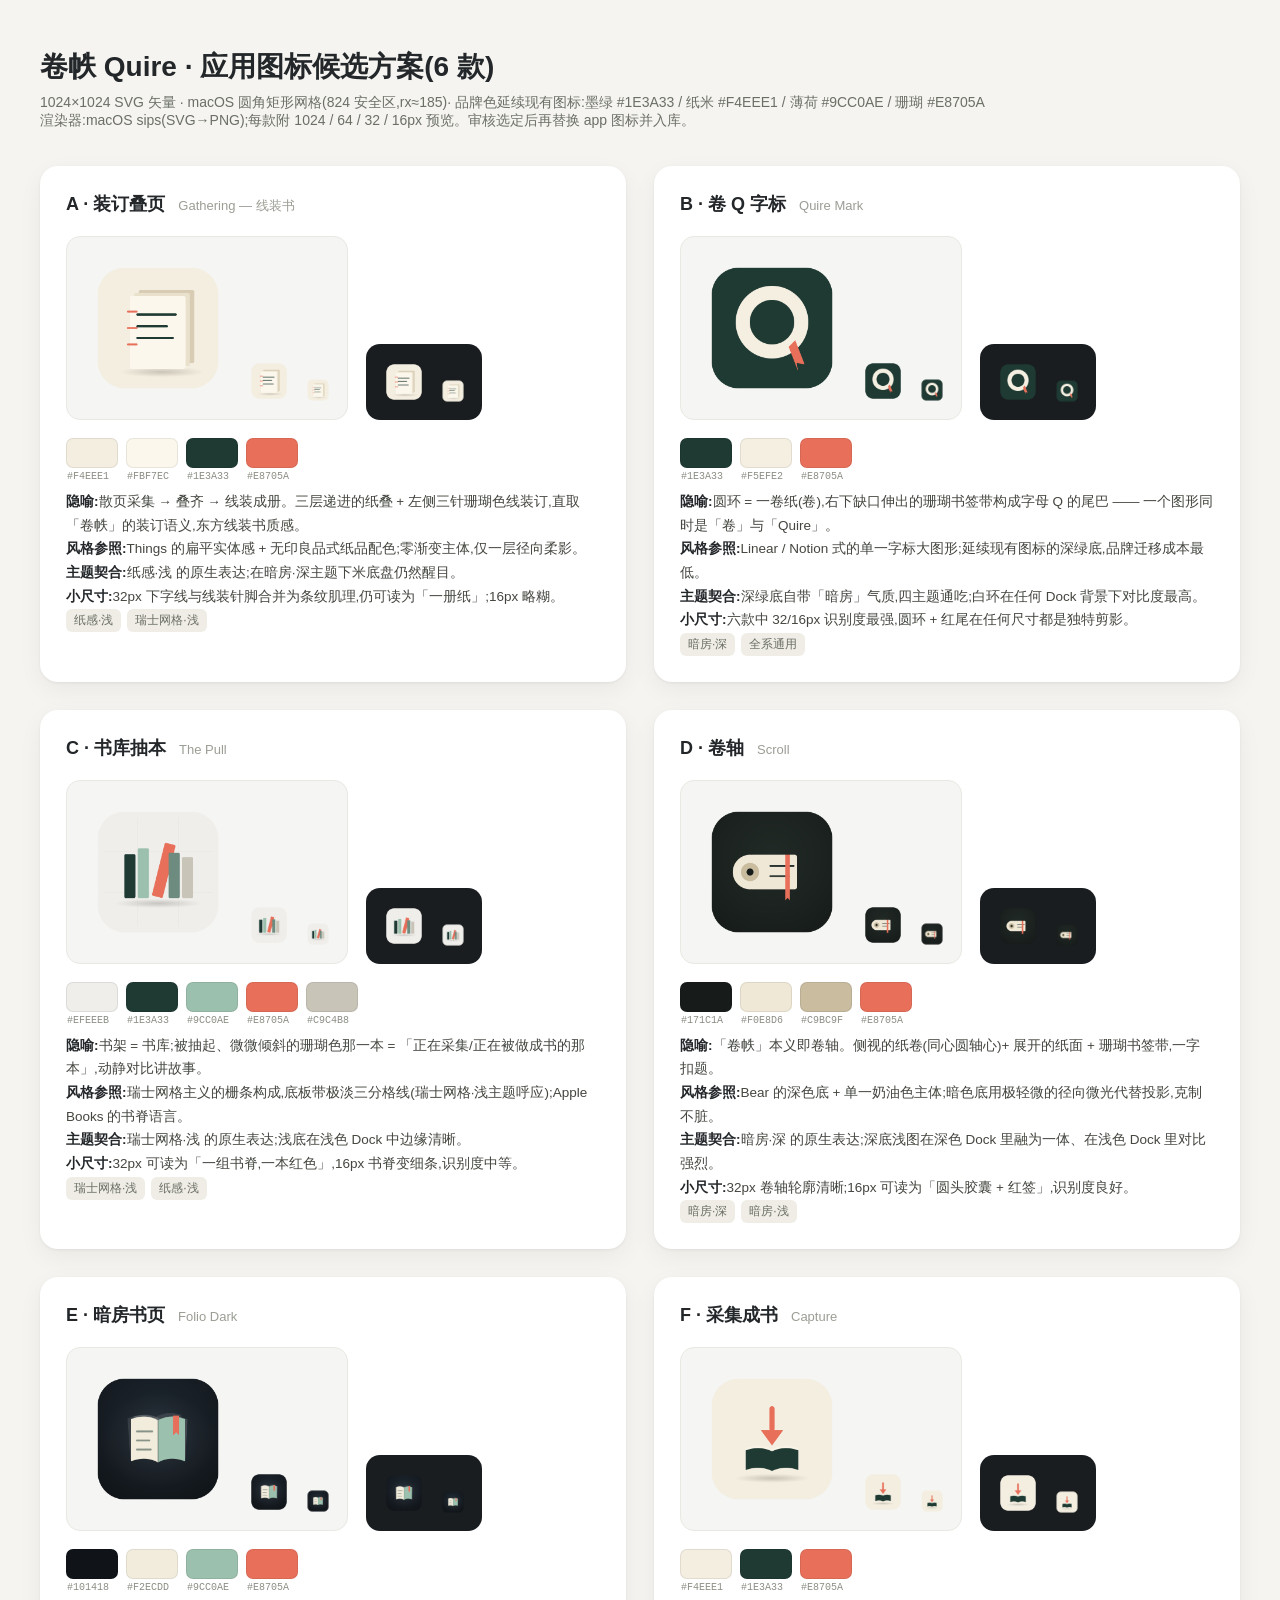
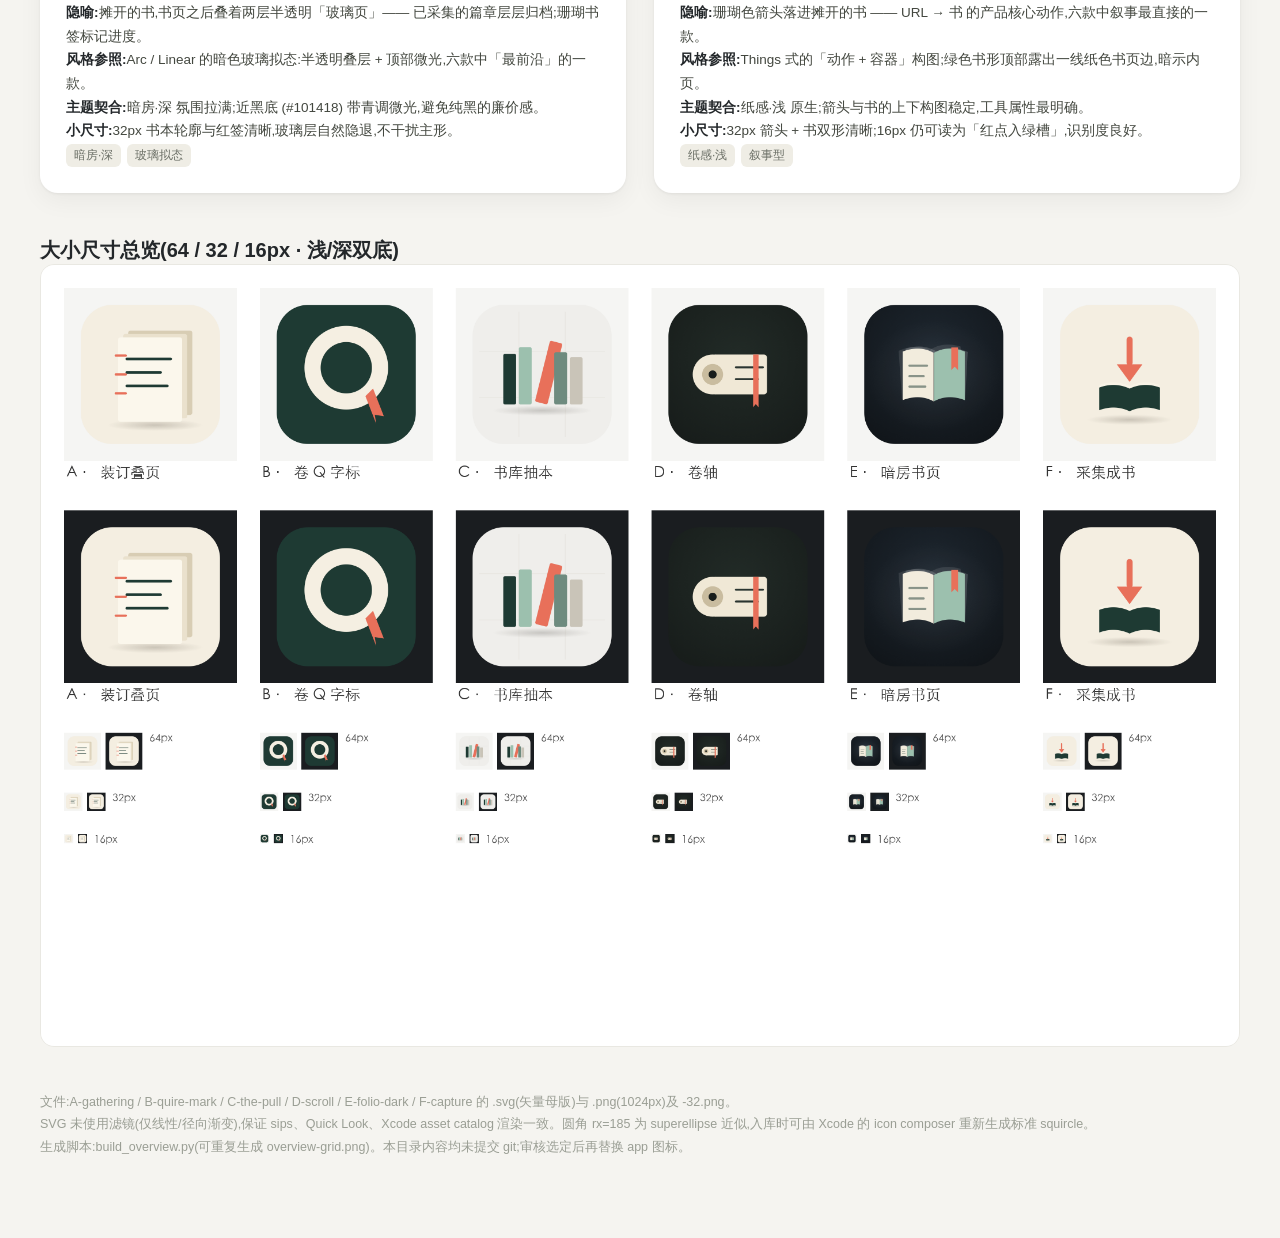
<file: design/icons/overview.html>
<!DOCTYPE html>
<html lang="zh-CN">
<head>
<meta charset="UTF-8">
<title>卷帙 Quire · 应用图标候选方案</title>
<style>
  :root { color-scheme: light; }
  * { margin: 0; padding: 0; box-sizing: border-box; }
  body { font-family: -apple-system, "PingFang SC", sans-serif; background: #F5F4F0; color: #23272A; padding: 48px 40px 80px; }
  h1 { font-size: 28px; font-weight: 700; }
  .sub { color: #6B6F66; margin-top: 8px; font-size: 14px; }
  .grid { display: grid; grid-template-columns: repeat(auto-fill, minmax(430px, 1fr)); gap: 28px; margin-top: 36px; }
  .card { background: #FFFFFF; border-radius: 18px; padding: 26px; box-shadow: 0 1px 3px rgba(0,0,0,.06), 0 8px 24px rgba(0,0,0,.05); }
  .card h2 { font-size: 18px; font-weight: 700; }
  .card h2 .en { color: #9A9E94; font-weight: 500; font-size: 13px; margin-left: 8px; }
  .stage { display: flex; align-items: flex-end; gap: 18px; margin: 20px 0 18px; }
  .stage .onlight, .stage .ondark { border-radius: 14px; padding: 16px; display: flex; align-items: flex-end; gap: 14px; }
  .onlight { background: #F5F5F3; border: 1px solid #E9E8E2; }
  .ondark { background: #1A1D20; }
  .stage img { display: block; }
  .meta { font-size: 13.5px; line-height: 1.75; color: #43473F; }
  .meta b { color: #23272A; }
  .swatches { display: flex; gap: 8px; margin: 12px 0; }
  .sw { width: 52px; height: 30px; border-radius: 7px; border: 1px solid rgba(0,0,0,.08); position: relative; }
  .sw span { position: absolute; top: 32px; left: 0; font-size: 10px; color: #8A8E84; font-family: ui-monospace, monospace; }
  .swrow { margin-bottom: 22px; }
  .tag { display: inline-block; background: #EFEDE5; border-radius: 6px; padding: 1px 8px; font-size: 12px; color: #6B6F66; margin-right: 6px; }
  .foot { margin-top: 40px; color: #9A9E94; font-size: 12.5px; line-height: 1.8; }
  .overview { margin-top: 44px; }
  .overview img { width: 100%; border-radius: 14px; border: 1px solid #E9E8E2; }
</style>
</head>
<body>
<h1>卷帙 Quire · 应用图标候选方案(6 款)</h1>
<p class="sub">1024×1024 SVG 矢量 · macOS 圆角矩形网格(824 安全区,rx≈185)· 品牌色延续现有图标:墨绿 #1E3A33 / 纸米 #F4EEE1 / 薄荷 #9CC0AE / 珊瑚 #E8705A<br>
渲染器:macOS sips(SVG→PNG);每款附 1024 / 64 / 32 / 16px 预览。审核选定后再替换 app 图标并入库。</p>

<div class="grid">

<div class="card">
  <h2>A · 装订叠页 <span class="en">Gathering — 线装书</span></h2>
  <div class="stage">
    <div class="onlight"><img src="A-gathering.png" width="150"><img src="A-gathering.png" width="44"><img src="A-gathering.png" width="26"></div>
    <div class="ondark"><img src="A-gathering.png" width="44"><img src="A-gathering.png" width="26"></div>
  </div>
  <div class="swatches swrow">
    <div class="sw" style="background:#F4EEE1"><span>#F4EEE1</span></div>
    <div class="sw" style="background:#FBF7EC"><span>#FBF7EC</span></div>
    <div class="sw" style="background:#1E3A33"><span>#1E3A33</span></div>
    <div class="sw" style="background:#E8705A"><span>#E8705A</span></div>
  </div>
  <p class="meta"><b>隐喻:</b>散页采集 → 叠齐 → 线装成册。三层递进的纸叠 + 左侧三针珊瑚色线装订,直取「卷帙」的装订语义,东方线装书质感。<br>
  <b>风格参照:</b>Things 的扁平实体感 + 无印良品式纸品配色;零渐变主体,仅一层径向柔影。<br>
  <b>主题契合:</b>纸感·浅 的原生表达;在暗房·深主题下米底盘仍然醒目。<br>
  <b>小尺寸:</b>32px 下字线与线装针脚合并为条纹肌理,仍可读为「一册纸」;16px 略糊。<br>
  <span class="tag">纸感·浅</span><span class="tag">瑞士网格·浅</span></p>
</div>

<div class="card">
  <h2>B · 卷 Q 字标 <span class="en">Quire Mark</span></h2>
  <div class="stage">
    <div class="onlight"><img src="B-quire-mark.png" width="150"><img src="B-quire-mark.png" width="44"><img src="B-quire-mark.png" width="26"></div>
    <div class="ondark"><img src="B-quire-mark.png" width="44"><img src="B-quire-mark.png" width="26"></div>
  </div>
  <div class="swatches swrow">
    <div class="sw" style="background:#1E3A33"><span>#1E3A33</span></div>
    <div class="sw" style="background:#F5EFE2"><span>#F5EFE2</span></div>
    <div class="sw" style="background:#E8705A"><span>#E8705A</span></div>
  </div>
  <p class="meta"><b>隐喻:</b>圆环 = 一卷纸(卷),右下缺口伸出的珊瑚书签带构成字母 Q 的尾巴 —— 一个图形同时是「卷」与「Quire」。<br>
  <b>风格参照:</b>Linear / Notion 式的单一字标大图形;延续现有图标的深绿底,品牌迁移成本最低。<br>
  <b>主题契合:</b>深绿底自带「暗房」气质,四主题通吃;白环在任何 Dock 背景下对比度最高。<br>
  <b>小尺寸:</b>六款中 32/16px 识别度最强,圆环 + 红尾在任何尺寸都是独特剪影。<br>
  <span class="tag">暗房·深</span><span class="tag">全系通用</span></p>
</div>

<div class="card">
  <h2>C · 书库抽本 <span class="en">The Pull</span></h2>
  <div class="stage">
    <div class="onlight"><img src="C-the-pull.png" width="150"><img src="C-the-pull.png" width="44"><img src="C-the-pull.png" width="26"></div>
    <div class="ondark"><img src="C-the-pull.png" width="44"><img src="C-the-pull.png" width="26"></div>
  </div>
  <div class="swatches swrow">
    <div class="sw" style="background:#EFEEEB"><span>#EFEEEB</span></div>
    <div class="sw" style="background:#1E3A33"><span>#1E3A33</span></div>
    <div class="sw" style="background:#9CC0AE"><span>#9CC0AE</span></div>
    <div class="sw" style="background:#E8705A"><span>#E8705A</span></div>
    <div class="sw" style="background:#C9C4B8"><span>#C9C4B8</span></div>
  </div>
  <p class="meta"><b>隐喻:</b>书架 = 书库;被抽起、微微倾斜的珊瑚色那一本 = 「正在采集/正在被做成书的那本」,动静对比讲故事。<br>
  <b>风格参照:</b>瑞士网格主义的栅条构成,底板带极淡三分格线(瑞士网格·浅主题呼应);Apple Books 的书脊语言。<br>
  <b>主题契合:</b>瑞士网格·浅 的原生表达;浅底在浅色 Dock 中边缘清晰。<br>
  <b>小尺寸:</b>32px 可读为「一组书脊,一本红色」,16px 书脊变细条,识别度中等。<br>
  <span class="tag">瑞士网格·浅</span><span class="tag">纸感·浅</span></p>
</div>

<div class="card">
  <h2>D · 卷轴 <span class="en">Scroll</span></h2>
  <div class="stage">
    <div class="onlight"><img src="D-scroll.png" width="150"><img src="D-scroll.png" width="44"><img src="D-scroll.png" width="26"></div>
    <div class="ondark"><img src="D-scroll.png" width="44"><img src="D-scroll.png" width="26"></div>
  </div>
  <div class="swatches swrow">
    <div class="sw" style="background:#171C1A"><span>#171C1A</span></div>
    <div class="sw" style="background:#F0E8D6"><span>#F0E8D6</span></div>
    <div class="sw" style="background:#C9BC9F"><span>#C9BC9F</span></div>
    <div class="sw" style="background:#E8705A"><span>#E8705A</span></div>
  </div>
  <p class="meta"><b>隐喻:</b>「卷帙」本义即卷轴。侧视的纸卷(同心圆轴心)+ 展开的纸面 + 珊瑚书签带,一字扣题。<br>
  <b>风格参照:</b>Bear 的深色底 + 单一奶油色主体;暗色底用极轻微的径向微光代替投影,克制不脏。<br>
  <b>主题契合:</b>暗房·深 的原生表达;深底浅图在深色 Dock 里融为一体、在浅色 Dock 里对比强烈。<br>
  <b>小尺寸:</b>32px 卷轴轮廓清晰;16px 可读为「圆头胶囊 + 红签」,识别度良好。<br>
  <span class="tag">暗房·深</span><span class="tag">暗房·浅</span></p>
</div>

<div class="card">
  <h2>E · 暗房书页 <span class="en">Folio Dark</span></h2>
  <div class="stage">
    <div class="onlight"><img src="E-folio-dark.png" width="150"><img src="E-folio-dark.png" width="44"><img src="E-folio-dark.png" width="26"></div>
    <div class="ondark"><img src="E-folio-dark.png" width="44"><img src="E-folio-dark.png" width="26"></div>
  </div>
  <div class="swatches swrow">
    <div class="sw" style="background:#101418"><span>#101418</span></div>
    <div class="sw" style="background:#F2ECDD"><span>#F2ECDD</span></div>
    <div class="sw" style="background:#9CC0AE"><span>#9CC0AE</span></div>
    <div class="sw" style="background:#E8705A"><span>#E8705A</span></div>
  </div>
  <p class="meta"><b>隐喻:</b>摊开的书,书页之后叠着两层半透明「玻璃页」—— 已采集的篇章层层归档;珊瑚书签标记进度。<br>
  <b>风格参照:</b>Arc / Linear 的暗色玻璃拟态:半透明叠层 + 顶部微光,六款中「最前沿」的一款。<br>
  <b>主题契合:</b>暗房·深 氛围拉满;近黑底 (#101418) 带青调微光,避免纯黑的廉价感。<br>
  <b>小尺寸:</b>32px 书本轮廓与红签清晰,玻璃层自然隐退,不干扰主形。<br>
  <span class="tag">暗房·深</span><span class="tag">玻璃拟态</span></p>
</div>

<div class="card">
  <h2>F · 采集成书 <span class="en">Capture</span></h2>
  <div class="stage">
    <div class="onlight"><img src="F-capture.png" width="150"><img src="F-capture.png" width="44"><img src="F-capture.png" width="26"></div>
    <div class="ondark"><img src="F-capture.png" width="44"><img src="F-capture.png" width="26"></div>
  </div>
  <div class="swatches swrow">
    <div class="sw" style="background:#F4EEE1"><span>#F4EEE1</span></div>
    <div class="sw" style="background:#1E3A33"><span>#1E3A33</span></div>
    <div class="sw" style="background:#E8705A"><span>#E8705A</span></div>
  </div>
  <p class="meta"><b>隐喻:</b>珊瑚色箭头落进摊开的书 —— URL → 书 的产品核心动作,六款中叙事最直接的一款。<br>
  <b>风格参照:</b>Things 式的「动作 + 容器」构图;绿色书形顶部露出一线纸色书页边,暗示内页。<br>
  <b>主题契合:</b>纸感·浅 原生;箭头与书的上下构图稳定,工具属性最明确。<br>
  <b>小尺寸:</b>32px 箭头 + 书双形清晰;16px 仍可读为「红点入绿槽」,识别度良好。<br>
  <span class="tag">纸感·浅</span><span class="tag">叙事型</span></p>
</div>

</div>

<div class="overview">
  <h1 style="font-size:20px">大小尺寸总览(64 / 32 / 16px · 浅/深双底)</h1>
  <img src="overview-grid.png" alt="overview">
</div>

<p class="foot">
文件:A-gathering / B-quire-mark / C-the-pull / D-scroll / E-folio-dark / F-capture 的 .svg(矢量母版)与 .png(1024px)及 -32.png。<br>
SVG 未使用滤镜(仅线性/径向渐变),保证 sips、Quick Look、Xcode asset catalog 渲染一致。圆角 rx=185 为 superellipse 近似,入库时可由 Xcode 的 icon composer 重新生成标准 squircle。<br>
生成脚本:build_overview.py(可重复生成 overview-grid.png)。本目录内容均未提交 git;审核选定后再替换 app 图标。
</p>
</body>
</html>
</file>
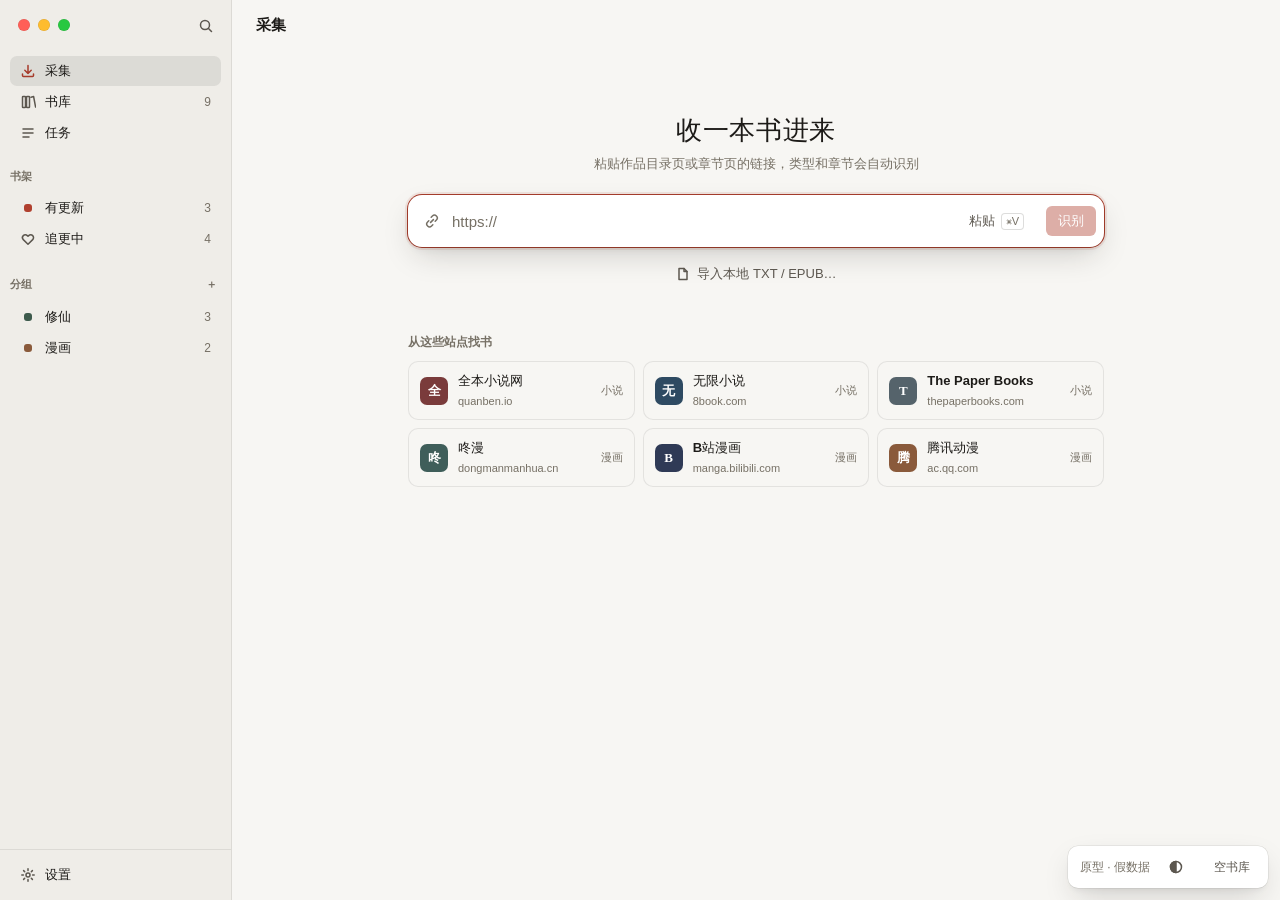
<file: design/redesign-2026-11/prototype.html>
<!DOCTYPE html>
<html lang="zh-CN" data-mode="light" data-accent="cinnabar">
<head>
<meta charset="utf-8">
<meta name="viewport" content="width=device-width,initial-scale=1">
<title>卷帙 Quire · 重构原型</title>
<!--
  卷帙 Quire 重构原型（2026-11）。单文件、零外链、零构建，数据全部为本地假数据。
  目的：验证新信息架构、交互流与视觉语言；不是生产代码。方案说明见同目录 方案.md。
-->
<style>
/* ===================================================================
   Tokens —— 一套设计语言，浅/深两套同时设计；强调色可换
   =================================================================== */
:root{
  --font-ui:-apple-system,BlinkMacSystemFont,"PingFang SC","Helvetica Neue",sans-serif;
  --font-book:"Songti SC","STSong","Source Han Serif SC","Noto Serif CJK SC",serif;
  --font-num:ui-rounded,-apple-system,"SF Pro Rounded","PingFang SC",sans-serif;
  --fs-11:11px; --fs-12:12px; --fs-13:13px; --fs-15:15px; --fs-20:20px; --fs-26:26px;
  --r-xs:4px; --r-sm:6px; --r-md:10px; --r-lg:14px;
  --ease:cubic-bezier(.2,.8,.2,1); --ease-out:cubic-bezier(.16,1,.3,1);
  --t-fast:140ms; --t:220ms;
  --sb-w:232px; --insp-w:320px;
}
[data-mode="light"]{
  --bg:#F7F6F3; --sidebar:#EFEDE8; --surface:#FFFFFF; --surface-2:#F1EFEB; --surface-3:#E8E5DF;
  --line:rgba(31,27,22,.09); --line-2:rgba(31,27,22,.15);
  --text:#1D1B18; --text-2:#5C574F; --text-3:#767065;
  --ok:#3B7A52; --warn:#9A6410; --danger:#B3261E;
  --shadow-pop:0 0 0 .5px rgba(31,27,22,.12),0 12px 32px -8px rgba(31,27,22,.22),0 4px 10px -4px rgba(31,27,22,.10);
  --shadow-card:0 0 0 .5px rgba(31,27,22,.08),0 1px 2px rgba(31,27,22,.04);
  --book-shadow:0 1px 1px rgba(20,16,10,.10),0 8px 18px -8px rgba(20,16,10,.38);
  --page:#FFFFFF; --panel:#D9D6D0;
  color-scheme:light;
}
[data-mode="dark"]{
  --bg:#151413; --sidebar:#1B1A18; --surface:#211F1D; --surface-2:#2A2825; --surface-3:#34312D;
  --line:rgba(255,248,235,.08); --line-2:rgba(255,248,235,.14);
  --text:#EDEAE4; --text-2:#AFA89D; --text-3:#8F897F;
  --ok:#6CC08C; --warn:#E2A847; --danger:#F07468;
  --shadow-pop:0 0 0 .5px rgba(255,248,235,.12),0 16px 40px -8px rgba(0,0,0,.6);
  --shadow-card:0 0 0 .5px rgba(255,248,235,.07);
  --book-shadow:0 1px 1px rgba(0,0,0,.4),0 10px 22px -8px rgba(0,0,0,.75);
  --page:#E9E6E0; --panel:#B9B5AE;
  color-scheme:dark;
}
/* 强调色：只用于主操作、进度、选中、焦点。三选一 */
[data-mode="light"][data-accent="cinnabar"]{--accent:#B0402F;--accent-hover:#9A3627;--accent-text:#A63B2B;--accent-soft:rgba(176,64,47,.10);--on-accent:#fff}
[data-mode="dark"][data-accent="cinnabar"]{--accent:#C9513D;--accent-hover:#D9604B;--accent-text:#F08A74;--accent-soft:rgba(240,138,116,.14);--on-accent:#fff}
[data-mode="light"][data-accent="indigo"]{--accent:#2F5D8A;--accent-hover:#264D74;--accent-text:#2B5781;--accent-soft:rgba(47,93,138,.10);--on-accent:#fff}
[data-mode="dark"][data-accent="indigo"]{--accent:#3F72A6;--accent-hover:#4C80B5;--accent-text:#8DB6E2;--accent-soft:rgba(141,182,226,.14);--on-accent:#fff}
[data-mode="light"][data-accent="ink"]{--accent:#1D1B18;--accent-hover:#000;--accent-text:#1D1B18;--accent-soft:rgba(29,27,24,.08);--on-accent:#fff}
[data-mode="dark"][data-accent="ink"]{--accent:#EDEAE4;--accent-hover:#fff;--accent-text:#EDEAE4;--accent-soft:rgba(237,234,228,.12);--on-accent:#151413}

/* ===================================================================
   Base
   =================================================================== */
*{box-sizing:border-box}
html,body{margin:0;height:100%}
body{font:var(--fs-13)/1.5 var(--font-ui);color:var(--text);background:var(--bg);-webkit-font-smoothing:antialiased;overflow:hidden}
button,input,select{font:inherit;color:inherit}
button{cursor:default}
:focus-visible{outline:2px solid var(--accent);outline-offset:2px;border-radius:var(--r-sm)}
.num{font-variant-numeric:tabular-nums}
[hidden]{display:none!important}
.sr{position:absolute;width:1px;height:1px;overflow:hidden;clip:rect(0 0 0 0)}
@media (prefers-reduced-motion:reduce){*{animation-duration:1ms!important;transition-duration:1ms!important}}

/* ---------- buttons ---------- */
.btn{display:inline-flex;align-items:center;justify-content:center;gap:6px;height:30px;padding:0 12px;border-radius:var(--r-sm);border:0;background:var(--surface-2);color:var(--text);font-weight:500;transition:background var(--t-fast) var(--ease),transform var(--t-fast)}
.btn:hover{background:var(--surface-3)}
.btn:active{transform:translateY(.5px)}
.btn:disabled{opacity:.42;pointer-events:none}
.btn.primary{background:var(--accent);color:var(--on-accent)}
.btn.primary:hover{background:var(--accent-hover)}
.btn.quiet{background:transparent;color:var(--text-2)}
.btn.quiet:hover{background:var(--surface-2);color:var(--text)}
.btn.danger{background:transparent;color:var(--danger)}
.btn.danger:hover{background:color-mix(in srgb,var(--danger) 10%,transparent)}
.btn.lg{height:36px;padding:0 16px;font-size:var(--fs-15);border-radius:8px}
.icon-btn{width:30px;padding:0}
.kbd{font:500 11px/1 var(--font-ui);color:var(--text-3);padding:3px 5px;border-radius:4px;box-shadow:inset 0 0 0 1px var(--line-2)}
.btn.primary .kbd{color:color-mix(in srgb,var(--on-accent) 72%,transparent);box-shadow:inset 0 0 0 1px color-mix(in srgb,var(--on-accent) 30%,transparent)}
svg.i{width:16px;height:16px;flex:none;stroke:currentColor;fill:none;stroke-width:1.5;stroke-linecap:round;stroke-linejoin:round}

/* ---------- segmented ---------- */
.seg{display:inline-flex;padding:2px;border-radius:8px;background:var(--surface-2);gap:2px}
.seg button{height:26px;padding:0 10px;border:0;border-radius:6px;background:transparent;color:var(--text-2);font-weight:500}
.seg button[aria-pressed="true"]{background:var(--surface);color:var(--text);box-shadow:var(--shadow-card)}
[data-mode="dark"] .seg button[aria-pressed="true"]{background:var(--surface-3)}

/* ---------- chips (toggle) ---------- */
.chips{display:flex;flex-wrap:wrap;gap:6px}
.chip{height:28px;padding:0 11px;border-radius:999px;border:0;background:transparent;box-shadow:inset 0 0 0 1px var(--line-2);color:var(--text-2);font-weight:500;display:inline-flex;align-items:center;gap:6px}
.chip:hover{color:var(--text);box-shadow:inset 0 0 0 1px var(--text-3)}
.chip[aria-pressed="true"]{background:var(--accent-soft);color:var(--accent-text);box-shadow:inset 0 0 0 1px color-mix(in srgb,var(--accent) 40%,transparent)}
.chip small{color:inherit;opacity:.7;font-size:var(--fs-11)}

/* ---------- inputs ---------- */
.field-input,select.field-input{height:30px;padding:0 10px;border-radius:var(--r-sm);border:0;background:var(--surface-2);box-shadow:inset 0 0 0 1px transparent;transition:box-shadow var(--t-fast),background var(--t-fast);min-width:0}
.field-input:focus{outline:none;background:var(--surface);box-shadow:inset 0 0 0 1px var(--accent),0 0 0 3px var(--accent-soft)}
.field-input.sm{width:72px;text-align:right}
.switch{appearance:none;width:32px;height:19px;border-radius:999px;background:var(--surface-3);position:relative;transition:background var(--t);margin:0;flex:none}
.switch::after{content:"";position:absolute;top:2px;left:2px;width:15px;height:15px;border-radius:50%;background:#fff;box-shadow:0 1px 2px rgba(0,0,0,.25);transition:transform var(--t) var(--ease-out)}
.switch:checked{background:var(--accent)}
.switch:checked::after{transform:translateX(13px)}
[data-accent="ink"][data-mode="dark"] .switch:checked::after{background:#151413}

/* ===================================================================
   Shell：全高侧栏 + 内容区（无顶栏；每个视图自带工具条，兼作拖拽区）
   =================================================================== */
.app{display:grid;grid-template-columns:var(--sb-w) 1fr;height:100vh}
.sb{background:var(--sidebar);border-right:1px solid var(--line);display:flex;flex-direction:column;min-height:0}
.sb-top{height:52px;display:flex;align-items:center;justify-content:flex-end;padding:0 10px 0 84px}
.lights{position:absolute;left:18px;top:19px;display:flex;gap:8px}
.lights i{width:12px;height:12px;border-radius:50%;background:#FF5F57;box-shadow:inset 0 0 0 .5px rgba(0,0,0,.12)}
.lights i:nth-child(2){background:#FEBC2E}.lights i:nth-child(3){background:#28C840}
.sb-nav{padding:4px 10px;display:flex;flex-direction:column;gap:1px}
.sb-label{padding:16px 10px 4px;font-size:var(--fs-11);font-weight:600;color:var(--text-3);display:flex;align-items:center;justify-content:space-between}
.sb-label button{border:0;background:none;color:var(--text-3);padding:2px 4px;border-radius:4px}
.sb-label button:hover{color:var(--text);background:var(--surface-3)}
.nav{display:flex;align-items:center;gap:9px;height:30px;padding:0 10px;border:0;border-radius:7px;background:transparent;color:var(--text);text-align:left;width:100%;font-weight:450}
.nav svg.i{color:var(--text-2)}
.nav:hover{background:color-mix(in srgb,var(--text) 5%,transparent)}
.nav[aria-current="page"]{background:color-mix(in srgb,var(--text) 8.5%,transparent);font-weight:550}
.nav[aria-current="page"] svg.i{color:var(--accent-text)}
.nav .count{margin-left:auto;font-size:var(--fs-12);color:var(--text-3);font-variant-numeric:tabular-nums}
.nav .badge{margin-left:auto;min-width:18px;height:18px;padding:0 5px;border-radius:999px;background:var(--accent);color:var(--on-accent);font-size:var(--fs-11);font-weight:600;display:grid;place-items:center}
.nav.drop{background:var(--accent-soft);box-shadow:inset 0 0 0 1.5px var(--accent)}
.nav .dot{width:8px;height:8px;border-radius:3px;flex:none;margin:0 4px}
.sb-scroll{flex:1;overflow:auto;padding-bottom:8px}
.sb-foot{padding:10px;border-top:1px solid var(--line);display:flex;flex-direction:column;gap:6px}
.mini-job{display:flex;gap:10px;align-items:center;padding:8px;border-radius:9px;background:var(--surface);box-shadow:var(--shadow-card);border:0;text-align:left;width:100%}
.mini-job:hover{box-shadow:var(--shadow-card),0 0 0 1px var(--line-2)}
.mini-job .cv{width:26px;flex:none}
.mini-job .t{font-weight:550;font-size:var(--fs-12);white-space:nowrap;overflow:hidden;text-overflow:ellipsis}
.mini-job .s{font-size:var(--fs-11);color:var(--text-3)}
.bar{height:3px;border-radius:2px;background:var(--surface-3);overflow:hidden;margin-top:5px}
.bar > i{display:block;height:100%;background:var(--accent);border-radius:inherit;transition:width .5s var(--ease)}

.main{min-width:0;min-height:0;display:flex;flex-direction:column;position:relative}
.toolbar{height:52px;flex:none;display:flex;align-items:center;gap:10px;padding:0 16px 0 24px;border-bottom:1px solid transparent;transition:border-color var(--t)}
.toolbar.scrolled{border-bottom-color:var(--line)}
.toolbar h1{font-size:var(--fs-15);font-weight:650;margin:0;letter-spacing:-.01em;white-space:nowrap}
.toolbar .sub{color:var(--text-3);font-size:var(--fs-12);white-space:nowrap}
.toolbar .grow{flex:1}
.view{flex:1;min-height:0;display:flex;flex-direction:column}
.view[hidden]{display:none}
.scroll{flex:1;overflow:auto;min-height:0}

/* ===================================================================
   书封：线装书题签式生成封面（签名元素）
   =================================================================== */
.cv{position:relative;aspect-ratio:3/4.1;border-radius:2px 4px 4px 2px;background:var(--c,#2E4A62);box-shadow:var(--book-shadow);overflow:hidden;container-type:inline-size;isolation:isolate}
.cv::before{/* 布纹 + 光泽 */content:"";position:absolute;inset:0;background:
  linear-gradient(90deg,rgba(255,255,255,.10),rgba(255,255,255,0) 18%),
  linear-gradient(180deg,rgba(255,255,255,.06),rgba(0,0,0,.10)),
  repeating-linear-gradient(45deg,rgba(255,255,255,.018) 0 2px,transparent 2px 4px);z-index:-1}
.cv::after{/* 右侧线装：订线 */content:"";position:absolute;right:6cqw;top:0;bottom:0;width:1px;background:
  linear-gradient(rgba(255,255,255,.22),rgba(255,255,255,.22)) 0 0/1px 100% no-repeat;
  box-shadow:-3cqw 15cqw 0 -0px transparent}
.cv .stitch{position:absolute;right:2cqw;top:0;bottom:0;width:8cqw;background:
  radial-gradient(circle,rgba(255,255,255,.38) 0 1.1cqw,transparent 1.3cqw) 50% 14%/100% 24% repeat-y}
.cv .label{position:absolute;left:9cqw;top:8cqw;width:21cqw;max-height:66%;padding:5cqw 0;background:#F2EDE1;color:#2A2520;
  writing-mode:vertical-rl;font-family:var(--font-book);font-size:12.5cqw;line-height:1.05;letter-spacing:.06em;text-align:center;
  box-shadow:inset 0 0 0 .6cqw rgba(42,37,32,.55),inset 0 0 0 1.6cqw #F2EDE1,inset 0 0 0 2cqw rgba(42,37,32,.35);overflow:hidden;display:flex;align-items:center}
.cv .label span{display:block;padding:0 3.6cqw}
.cv .label.latin{writing-mode:horizontal-tb;width:auto;right:16cqw;max-height:none;padding:4cqw 5cqw;font-size:8.5cqw;line-height:1.25;letter-spacing:0;text-align:left;display:block}
.cv .label.latin span{padding:0;display:-webkit-box;-webkit-line-clamp:3;-webkit-box-orient:vertical;overflow:hidden}
.cv .author.latin{writing-mode:horizontal-tb;letter-spacing:0}
.cv .author{position:absolute;left:9cqw;bottom:7cqw;font-size:6.5cqw;color:rgba(255,255,255,.72);writing-mode:vertical-rl;font-family:var(--font-book);letter-spacing:.1em}
.cv.img{background:#ddd}
.cv.img::after,.cv.img .stitch{display:none}
.cv .art{position:absolute;inset:0}
.cv .upd{position:absolute;top:5cqw;right:5cqw;min-width:6cqw;height:6cqw;border-radius:99px;background:var(--accent);box-shadow:0 0 0 1.4cqw rgba(0,0,0,.18)}

/* ===================================================================
   采集
   =================================================================== */
.capture{max-width:760px;margin:0 auto;padding:7vh 32px 140px;transition:padding var(--t) var(--ease)}
.capture.has-result{padding-top:16px}
.cap-hero{text-align:center;margin-bottom:22px;transition:opacity var(--t),height var(--t)}
.cap-hero h2{font:500 var(--fs-26)/1.25 var(--font-book);margin:0 0 6px;letter-spacing:.02em}
.cap-hero p{margin:0;color:var(--text-3)}
.capture.has-result .cap-hero{display:none}
.omni{display:flex;align-items:center;gap:10px;height:52px;padding:0 8px 0 16px;border-radius:var(--r-lg);background:var(--surface);box-shadow:var(--shadow-pop);transition:box-shadow var(--t)}
.omni:focus-within{box-shadow:var(--shadow-pop),0 0 0 3px var(--accent-soft),0 0 0 1px var(--accent)}
.omni input{flex:1;border:0;background:transparent;height:100%;font-size:var(--fs-15);outline:none;min-width:0}
.omni input::placeholder{color:var(--text-3)}
.omni svg.i{color:var(--text-3)}
.cap-alt{display:flex;justify-content:center;gap:4px;margin-top:12px}
.sites{margin-top:44px}
.sites h3,.recent h3{font-size:var(--fs-12);font-weight:600;color:var(--text-3);margin:0 0 10px}
.site-grid{display:grid;grid-template-columns:repeat(3,1fr);gap:8px}
.site{display:flex;align-items:center;gap:10px;padding:10px 12px;border-radius:var(--r-md);border:0;background:transparent;box-shadow:inset 0 0 0 1px var(--line);text-align:left;transition:background var(--t-fast)}
.site:hover{background:var(--surface)}
.site .fav{width:28px;height:28px;border-radius:7px;display:grid;place-items:center;font:600 13px/1 var(--font-book);color:#fff;flex:none}
.site b{display:block;font-weight:550;font-size:var(--fs-13)}
.site span{font-size:var(--fs-11);color:var(--text-3)}
.site .kind{margin-left:auto;font-size:var(--fs-11);color:var(--text-3)}

.steps{display:flex;gap:18px;justify-content:center;margin:18px 0 0;padding:0;list-style:none;color:var(--text-3);font-size:var(--fs-12)}
.steps li{display:flex;align-items:center;gap:7px}
.steps li::before{content:"";width:7px;height:7px;border-radius:50%;box-shadow:inset 0 0 0 1.5px currentColor}
.steps li.on{color:var(--text)}
.steps li.on::before{background:var(--accent);box-shadow:0 0 0 3px var(--accent-soft);animation:pulse 1.2s var(--ease) infinite}
.steps li.done{color:var(--text-2)}
.steps li.done::before{background:var(--ok);box-shadow:none}
@keyframes pulse{50%{box-shadow:0 0 0 5px transparent}}

.result{margin-top:16px;border-radius:var(--r-lg);background:var(--surface);box-shadow:var(--shadow-card);overflow:hidden;animation:rise .38s var(--ease-out)}
@keyframes rise{from{opacity:0;transform:translateY(6px)}}
.rs-head{display:grid;grid-template-columns:92px 1fr;gap:20px;padding:22px 22px 18px}
.rs-head h2{font:600 var(--fs-20)/1.3 var(--font-book);margin:2px 0 4px}
.rs-meta{color:var(--text-2);display:flex;flex-wrap:wrap;gap:4px 14px}
.rs-meta .k{color:var(--text-3)}
.kind-pill{display:inline-flex;align-items:center;gap:4px;height:22px;padding:0 4px 0 8px;border-radius:6px;background:var(--surface-2);font-size:var(--fs-12);color:var(--text-2);border:0}
.kind-pill:hover{background:var(--surface-3);color:var(--text)}
.lib-note{margin-top:12px;display:flex;gap:8px;align-items:flex-start;padding:9px 11px;border-radius:8px;background:color-mix(in srgb,var(--ok) 9%,transparent);color:var(--text);font-size:var(--fs-12)}
.lib-note svg{color:var(--ok);margin-top:1px}
.rs-rows{border-top:1px solid var(--line)}
.row{display:grid;grid-template-columns:96px 1fr;gap:16px;align-items:center;padding:12px 22px;min-height:52px}
.row + .row{border-top:1px solid var(--line)}
.row > label,.row > .lab{color:var(--text-2);font-weight:500}
.row .ctl{display:flex;flex-wrap:wrap;gap:8px;align-items:center;min-width:0}
.range{display:flex;align-items:center;gap:8px;flex-wrap:wrap}
.range select{max-width:210px}
.range .to{color:var(--text-3)}
.more{border-top:1px solid var(--line)}
.more summary{list-style:none;padding:11px 22px;color:var(--text-2);display:flex;align-items:center;gap:6px;font-weight:500}
.more summary::-webkit-details-marker{display:none}
.more summary:hover{color:var(--text)}
.more summary svg{transition:transform var(--t)}
.more[open] summary svg{transform:rotate(90deg)}
.more .row{border-top:1px solid var(--line)}
.style-cards{display:flex;gap:8px;flex-wrap:wrap}
.style-card{width:112px;border:0;padding:0;border-radius:8px;background:transparent;text-align:left}
.style-card .pv span{display:-webkit-box;-webkit-line-clamp:2;-webkit-box-orient:vertical;overflow:hidden}
.style-card .pv{height:62px;border-radius:7px;background:var(--page);box-shadow:inset 0 0 0 1px var(--line-2);padding:9px 10px;overflow:hidden;color:#2A2520;font-size:7.5px;line-height:1.7}
.style-card .pv b{display:block;font-size:10px;margin-bottom:3px}
.style-card[aria-pressed="true"] .pv{box-shadow:inset 0 0 0 2px var(--accent)}
.style-card span{display:block;font-size:var(--fs-12);margin-top:5px;color:var(--text-2)}
.style-card[aria-pressed="true"] span{color:var(--text);font-weight:550}
.dock{position:absolute;left:0;right:0;bottom:0;padding:14px 24px 18px;display:flex;justify-content:center;pointer-events:none;background:linear-gradient(transparent,var(--bg) 40%)}
.dock-in{pointer-events:auto;width:min(712px,100%);display:flex;align-items:center;gap:14px;padding:8px 8px 8px 18px;border-radius:var(--r-lg);background:var(--surface);box-shadow:var(--shadow-pop);animation:rise .3s var(--ease-out)}
.dock-in .sum{flex:1;color:var(--text-2);min-width:0;white-space:nowrap;overflow:hidden;text-overflow:ellipsis}
.dock-in .sum b{color:var(--text);font-weight:600}
.err{margin-top:14px;padding:12px 14px;border-radius:10px;background:color-mix(in srgb,var(--danger) 8%,transparent);color:var(--text);display:flex;gap:10px;align-items:flex-start}
.err svg{color:var(--danger);margin-top:1px}
.err p{margin:2px 0 8px;color:var(--text-2)}

/* ===================================================================
   书库
   =================================================================== */
.lib-wrap{flex:1;min-height:0;display:grid;grid-template-columns:1fr 0;transition:grid-template-columns var(--t) var(--ease)}
.lib-wrap.insp-open{grid-template-columns:1fr var(--insp-w)}
.search{display:flex;align-items:center;gap:6px;height:30px;padding:0 10px;border-radius:var(--r-sm);background:var(--surface-2);width:220px;color:var(--text-3)}
.search:focus-within{background:var(--surface);box-shadow:inset 0 0 0 1px var(--accent),0 0 0 3px var(--accent-soft)}
.search input{border:0;background:transparent;outline:none;flex:1;min-width:0;color:var(--text)}
.shelf{padding:8px 28px 40px;display:grid;grid-template-columns:repeat(auto-fill,minmax(120px,140px));justify-content:space-between;gap:30px 28px;align-content:start;user-select:none}
.book{border:0;background:transparent;padding:0;text-align:left;border-radius:6px;display:flex;flex-direction:column;gap:9px}
.book .cv{transition:transform var(--t) var(--ease-out),box-shadow var(--t)}
.book:hover .cv{transform:translateY(-2px)}
.book[aria-selected="true"] .cv{box-shadow:var(--book-shadow),0 0 0 2.5px var(--bg),0 0 0 4.5px var(--accent)}
.book:focus-visible{outline:none}
.book:focus-visible .cv{box-shadow:var(--book-shadow),0 0 0 2.5px var(--bg),0 0 0 4.5px var(--accent)}
.book .t{font-weight:550;line-height:1.35;display:-webkit-box;-webkit-line-clamp:2;-webkit-box-orient:vertical;overflow:hidden}
.book .m{font-size:var(--fs-12);color:var(--text-3);margin-top:1px;display:flex;gap:6px;align-items:center}
.book .m .new{color:var(--accent-text);font-weight:600}
.list{padding:0 16px 40px}
.list table{width:100%;border-collapse:collapse}
.list th{font-size:var(--fs-12);color:var(--text-3);font-weight:500;text-align:left;padding:6px 10px;border-bottom:1px solid var(--line);position:sticky;top:0;background:var(--bg)}
.list td{padding:7px 10px;border-bottom:1px solid var(--line);white-space:nowrap}
.list tr[aria-selected="true"] td{background:var(--accent-soft)}
.list tr:hover td{background:color-mix(in srgb,var(--text) 3%,transparent)}
.list .lt{display:flex;align-items:center;gap:10px;font-weight:550}
.list .lt .cv{width:22px}
.list td.r{text-align:right;color:var(--text-2)}
.empty{display:grid;place-items:center;text-align:center;padding:12vh 24px;color:var(--text-2)}
.empty h3{font:500 var(--fs-20) var(--font-book);color:var(--text);margin:14px 0 6px}
.empty p{margin:0 0 16px}
.empty .ghost-books{display:flex;gap:8px;opacity:.5}
.empty .ghost-books i{width:34px;height:46px;border-radius:2px 3px 3px 2px;box-shadow:inset 0 0 0 1.5px var(--line-2)}
.empty .ghost-books i:nth-child(2){transform:translateY(-6px)}

.insp{border-left:1px solid var(--line);background:var(--surface);overflow:hidden;min-width:0}
.insp-in{width:var(--insp-w);height:100%;overflow:auto;padding:20px 20px 28px}
.insp .cv{width:132px;margin:6px auto 18px}
.insp h2{font:600 18px/1.35 var(--font-book);margin:0;text-align:center}
.insp .by{text-align:center;color:var(--text-2);margin-top:4px}
.insp .acts{display:flex;gap:6px;justify-content:center;margin:16px 0 18px}
.insp dl{margin:0;display:grid;grid-template-columns:72px 1fr;gap:9px 12px;padding:14px 0;border-top:1px solid var(--line)}
.insp dt{color:var(--text-3)}
.insp dd{margin:0;min-width:0;overflow:hidden;text-overflow:ellipsis;white-space:nowrap}
.insp dd a{color:var(--accent-text);text-decoration:none}
.insp .sec{border-top:1px solid var(--line);padding:14px 0}
.insp .sec h4{margin:0 0 10px;font-size:var(--fs-12);color:var(--text-3);font-weight:600}
.files{display:flex;flex-direction:column;gap:2px}
.file{display:flex;align-items:center;gap:10px;padding:7px 8px;border-radius:7px;border:0;background:transparent;text-align:left;width:100%}
.file:hover{background:var(--surface-2)}
.file .ext{font-size:10px;font-weight:700;letter-spacing:.04em;width:34px;height:20px;border-radius:4px;display:grid;place-items:center;background:var(--surface-2);color:var(--text-2)}
.file .sz{margin-left:auto;color:var(--text-3)}
.follow{display:flex;align-items:center;gap:10px}
.follow .txt{flex:1}
.follow .txt small{display:block;color:var(--text-3)}
.upd-card{margin-top:10px;padding:10px 12px;border-radius:9px;background:var(--accent-soft);display:flex;align-items:center;gap:10px}
.upd-card .txt{flex:1}
.upd-card b{color:var(--accent-text)}
.insp .menu-list{display:flex;flex-direction:column;gap:1px;border-top:1px solid var(--line);padding-top:10px}
.insp .menu-list .btn{justify-content:flex-start;background:transparent;color:var(--text-2);font-weight:450}
.insp .menu-list .btn:hover{background:var(--surface-2);color:var(--text)}
.insp .menu-list .btn.danger{color:var(--danger)}
.stack{position:relative;width:150px;height:150px;margin:10px auto 14px}
.stack .cv{position:absolute;width:96px;left:27px;top:8px;margin:0}

/* ===================================================================
   任务
   =================================================================== */
.tasks{flex:1;min-height:0;display:grid;grid-template-columns:300px 1fr}
.tlist{border-right:1px solid var(--line);overflow:auto;padding:4px 10px 20px}
.tgroup{font-size:var(--fs-12);color:var(--text-3);font-weight:600;padding:12px 8px 6px}
.titem{display:grid;grid-template-columns:30px 1fr;gap:10px;width:100%;border:0;background:transparent;text-align:left;padding:9px 8px;border-radius:9px}
.titem:hover{background:color-mix(in srgb,var(--text) 4%,transparent)}
.titem[aria-current="true"]{background:var(--surface);box-shadow:var(--shadow-card)}
.titem .t{font-weight:550;white-space:nowrap;overflow:hidden;text-overflow:ellipsis}
.titem .s{font-size:var(--fs-12);color:var(--text-3);display:flex;gap:6px}
.titem .s .ok{color:var(--ok)}.titem .s .warn{color:var(--warn)}
.tdetail{overflow:auto;min-width:0}
.td-head{display:flex;gap:18px;padding:22px 28px 18px;align-items:flex-start}
.td-head .cv{width:64px;flex:none}
.td-head h2{font:600 var(--fs-20)/1.3 var(--font-book);margin:0 0 4px}
.td-head .stage{color:var(--text-2)}
.td-head .acts{margin-left:auto;display:flex;gap:6px}
.td-prog{padding:0 28px}
.td-prog .bar{height:4px;margin:0}
.td-stats{display:flex;gap:28px;padding:14px 28px 6px;color:var(--text-2)}
.td-stats b{display:block;font:600 var(--fs-20)/1.2 var(--font-num);color:var(--text);font-variant-numeric:tabular-nums}
.td-stats .warn b{color:var(--warn)}
.td-sec{padding:12px 28px 32px}
.td-sec h4{font-size:var(--fs-12);color:var(--text-3);font-weight:600;margin:12px 0 8px;display:flex;justify-content:space-between}
.pages{display:grid;grid-template-columns:repeat(auto-fill,minmax(62px,1fr));gap:10px}
.pg{aspect-ratio:3/4.3;border-radius:3px;background:var(--page);box-shadow:0 0 0 .5px var(--line-2),0 2px 6px -2px rgba(0,0,0,.15);padding:9%;display:grid;gap:7%;grid-template-rows:1fr 1.4fr 1fr;animation:develop .7s var(--ease-out)}
.pg i{background:var(--panel);border-radius:1px;display:block}
.pg .r{display:grid;grid-template-columns:1.4fr 1fr;gap:9%}
.pg.skel{background:var(--surface-2);box-shadow:none;animation:shimmer 1.4s infinite}
.pg.skel i{visibility:hidden}
.pg.miss{background:transparent;box-shadow:inset 0 0 0 1.5px color-mix(in srgb,var(--warn) 60%,transparent);display:grid;place-items:center;color:var(--warn);font-size:var(--fs-11)}
@keyframes develop{from{opacity:0;filter:brightness(.4) contrast(.6)}}
@keyframes shimmer{50%{opacity:.55}}
.chs{display:flex;flex-direction:column}
.ch{display:flex;align-items:center;gap:10px;padding:6px 0;border-bottom:1px solid var(--line)}
.ch .st{width:16px;display:grid;place-items:center}
.ch .st i{width:7px;height:7px;border-radius:50%;background:var(--surface-3)}
.ch.done .st i{background:var(--ok)}
.ch.run .st i{background:var(--accent);box-shadow:0 0 0 3px var(--accent-soft);animation:pulse 1.2s infinite}
.ch.miss .st i{background:var(--warn)}
.ch .n{color:var(--text-3);width:48px}
.ch .x{margin-left:auto;color:var(--text-3);font-size:var(--fs-12)}
.done-card{margin:4px 28px 0;padding:14px 16px;border-radius:12px;background:var(--surface);box-shadow:var(--shadow-card);display:flex;gap:12px;align-items:center}
.done-card .txt{flex:1}
.done-card small{display:block;color:var(--text-3)}

/* ===================================================================
   设置
   =================================================================== */
.settings{max-width:680px;margin:0 auto;padding:8px 32px 64px}
.settings h3{font-size:var(--fs-13);font-weight:650;margin:28px 0 8px 2px}
.settings h3:first-child{margin-top:12px}
.group{background:var(--surface);border-radius:12px;box-shadow:var(--shadow-card)}
.srow{display:flex;align-items:center;gap:16px;padding:12px 16px;min-height:48px}
.srow + .srow{border-top:1px solid var(--line)}
.srow .txt{flex:1;min-width:0}
.srow .txt label,.srow .txt .lab{display:block;font-weight:500}
.srow .txt small{display:block;color:var(--text-3);font-size:var(--fs-12);margin-top:1px}
.srow .path{font-size:var(--fs-12);color:var(--text-2);max-width:280px;overflow:hidden;text-overflow:ellipsis;white-space:nowrap}
.srow .unit{color:var(--text-3);margin-left:6px}
.srow .stat{display:flex;align-items:center;gap:6px;color:var(--text-2)}
.srow .stat i{width:7px;height:7px;border-radius:50%;background:var(--ok)}
.srow .stat.off i{background:var(--text-3)}
.appear{display:flex;gap:12px}
.appear button{border:0;background:transparent;padding:0;text-align:center;color:var(--text-2);font-size:var(--fs-12)}
.appear .sw{width:64px;height:42px;border-radius:8px;margin-bottom:5px;box-shadow:inset 0 0 0 1px var(--line-2);overflow:hidden;display:grid;grid-template-columns:18px 1fr}
.appear button[aria-pressed="true"]{color:var(--text);font-weight:550}
.appear button[aria-pressed="true"] .sw{box-shadow:0 0 0 2px var(--accent)}
.accents{display:flex;gap:10px}
.accents button{width:22px;height:22px;border-radius:50%;border:0;box-shadow:inset 0 0 0 1px rgba(0,0,0,.15)}
.accents button[aria-pressed="true"]{box-shadow:0 0 0 2px var(--bg),0 0 0 4px currentColor}
.saved{font-size:var(--fs-12);color:var(--text-3);display:flex;align-items:center;gap:5px;opacity:0;transition:opacity var(--t)}
.saved.on{opacity:1}
.saved i{width:6px;height:6px;border-radius:50%;background:var(--ok)}

/* ===================================================================
   浮层：命令面板、菜单、Toast、对话框
   =================================================================== */
dialog{border:0;padding:0;background:transparent;color:inherit;max-width:none;max-height:none}
dialog::backdrop{background:rgba(10,8,5,.22)}
[data-mode="dark"] dialog::backdrop{background:rgba(0,0,0,.45)}
.palette{margin:14vh auto 0;width:min(560px,92vw);border-radius:14px;background:var(--surface);box-shadow:var(--shadow-pop);overflow:hidden;animation:pop .18s var(--ease-out)}
@keyframes pop{from{opacity:0;transform:scale(.98)}}
.palette .omni{box-shadow:none;border-radius:0;border-bottom:1px solid var(--line);height:50px}
.palette ul{list-style:none;margin:0;padding:6px;max-height:360px;overflow:auto}
.palette li{display:flex;align-items:center;gap:10px;height:38px;padding:0 10px;border-radius:8px;color:var(--text)}
.palette li .cv{width:20px}
.palette li small{margin-left:auto;color:var(--text-3)}
.palette li[aria-selected="true"]{background:var(--accent-soft)}
.palette .sec{font-size:var(--fs-11);color:var(--text-3);font-weight:600;padding:8px 10px 4px;height:auto}
.confirm{margin:22vh auto 0;width:min(380px,92vw);border-radius:14px;background:var(--surface);box-shadow:var(--shadow-pop);padding:22px 22px 16px;animation:pop .18s var(--ease-out)}
.confirm h2{font-size:var(--fs-15);margin:0 0 8px}
.confirm p{margin:0 0 6px;color:var(--text-2)}
.confirm .acts{display:flex;gap:8px;justify-content:flex-end;margin-top:18px}
.confirm .btn.danger{background:var(--danger);color:#fff}
.toast{position:fixed;left:50%;bottom:24px;transform:translate(-50%,12px);opacity:0;pointer-events:none;background:var(--text);color:var(--bg);padding:9px 14px;border-radius:10px;box-shadow:var(--shadow-pop);display:flex;gap:12px;align-items:center;transition:opacity var(--t),transform var(--t) var(--ease-out);z-index:50}
.toast.on{opacity:1;transform:translate(-50%,0);pointer-events:auto}
.toast button{border:0;background:none;color:inherit;font-weight:600;opacity:.8;padding:0}
.toast button:hover{opacity:1}

/* 原型说明条（非产品 UI） */
.proto{position:fixed;right:12px;bottom:12px;z-index:60;display:flex;gap:6px;align-items:center;padding:6px 6px 6px 12px;border-radius:10px;background:var(--surface);box-shadow:var(--shadow-pop);font-size:var(--fs-12);color:var(--text-3)}

@media (max-width:860px){
  :root{--sb-w:64px}
  .sb .nav span:not(.badge),.sb .nav .count,.sb-label,.mini-job .txt,.sb-groups{display:none}
  .sb-top{padding:0}.lights{display:none}
  .lib-wrap.insp-open{grid-template-columns:1fr}
  .insp{position:absolute;right:0;top:52px;bottom:0;width:var(--insp-w);box-shadow:var(--shadow-pop)}
  .tasks{grid-template-columns:1fr}.tlist{display:none}
  .site-grid{grid-template-columns:1fr 1fr}
  .search{width:150px}
}
</style>
</head>
<body>
<div class="app">
  <!-- ================= 侧栏 ================= -->
  <aside class="sb" aria-label="导航">
    <div class="sb-top">
      <div class="lights" aria-hidden="true"><i></i><i></i><i></i></div>
      <button class="btn quiet icon-btn" id="paletteBtn" aria-label="命令面板 ⌘K" title="⌘K">
        <svg class="i" viewBox="0 0 16 16"><circle cx="7" cy="7" r="4.5"/><path d="m10.5 10.5 3 3"/></svg>
      </button>
    </div>
    <div class="sb-scroll">
      <nav class="sb-nav">
        <button class="nav" data-go="capture"><svg class="i" viewBox="0 0 16 16"><path d="M8 2.5v8M4.8 7.3 8 10.5l3.2-3.2"/><path d="M2.5 11v1.5a1 1 0 0 0 1 1h9a1 1 0 0 0 1-1V11"/></svg><span>采集</span></button>
        <button class="nav" data-go="library" data-group="all"><svg class="i" viewBox="0 0 16 16"><rect x="2.5" y="2.5" width="3" height="11" rx=".6"/><rect x="6.5" y="2.5" width="3" height="11" rx=".6"/><path d="m11 3.2 2.6-.7 2 10.6"/></svg><span>书库</span><span class="count num" id="cntAll"></span></button>
        <button class="nav" data-go="tasks"><svg class="i" viewBox="0 0 16 16"><path d="M3 4h10M3 8h10M3 12h6"/></svg><span>任务</span><span class="badge num" id="taskBadge" hidden></span></button>
      </nav>
      <div class="sb-groups">
        <div class="sb-label">书架</div>
        <nav class="sb-nav">
          <button class="nav" data-go="library" data-group="updates"><span class="dot" style="background:var(--accent)"></span><span>有更新</span><span class="count num" id="cntUpd"></span></button>
          <button class="nav" data-go="library" data-group="following"><svg class="i" viewBox="0 0 16 16"><path d="M8 13.2 3.3 8.6a2.8 2.8 0 0 1 4-4L8 5.3l.7-.7a2.8 2.8 0 0 1 4 4Z"/></svg><span>追更中</span><span class="count num" id="cntFol"></span></button>
        </nav>
        <div class="sb-label">分组 <button id="addGroupBtn" aria-label="新建分组">＋</button></div>
        <nav class="sb-nav" id="groupNav"></nav>
      </div>
    </div>
    <div class="sb-foot">
      <button class="mini-job" id="miniJob" hidden data-go="tasks"></button>
      <button class="nav" data-go="settings"><svg class="i" viewBox="0 0 16 16"><circle cx="8" cy="8" r="2"/><path d="M8 1.8v1.6M8 12.6v1.6M1.8 8h1.6M12.6 8h1.6M3.6 3.6l1.1 1.1M11.3 11.3l1.1 1.1M12.4 3.6l-1.1 1.1M4.7 11.3l-1.1 1.1"/></svg><span>设置</span></button>
    </div>
  </aside>

  <!-- ================= 内容 ================= -->
  <main class="main">

    <!-- 采集 -->
    <section class="view" data-view="capture" aria-labelledby="capTitle">
      <div class="toolbar"><h1 id="capTitle">采集</h1><div class="grow"></div>
        <button class="btn quiet" id="resetCap" hidden>重新开始</button></div>
      <div class="scroll" id="capScroll">
        <div class="capture" id="capture">
          <div class="cap-hero"><h2>收一本书进来</h2><p>粘贴作品目录页或章节页的链接，类型和章节会自动识别</p></div>
          <form class="omni" id="omniForm" role="search">
            <svg class="i" viewBox="0 0 16 16"><path d="M6.6 9.4 9.4 6.6M7.2 4.2l1.2-1.2a2.8 2.8 0 0 1 4 4l-1.2 1.2M8.8 11.8l-1.2 1.2a2.8 2.8 0 0 1-4-4l1.2-1.2"/></svg>
            <label class="sr" for="urlIn">作品链接</label>
            <input id="urlIn" placeholder="https://" autocomplete="off" spellcheck="false">
            <button type="button" class="btn quiet" id="pasteBtn">粘贴 <span class="kbd">⌘V</span></button>
            <button class="btn primary" id="probeBtn" disabled>识别</button>
          </form>
          <ol class="steps" id="steps" hidden aria-live="polite">
            <li data-s="0">连接站点</li><li data-s="1">读取目录</li><li data-s="2">抽样估算体积</li>
          </ol>
          <div id="capErr"></div>
          <div id="result"></div>
          <div id="capHome">
            <div class="cap-alt"><button class="btn quiet" id="importBtn"><svg class="i" viewBox="0 0 16 16"><path d="M4 2.5h5l3 3v8H4z"/><path d="M9 2.5v3h3"/></svg>导入本地 TXT / EPUB…</button></div>
            <div class="sites"><h3>从这些站点找书</h3><div class="site-grid" id="siteGrid"></div></div>
          </div>
        </div>
      </div>
      <div class="dock" id="dock" hidden><div class="dock-in">
        <div class="sum num" id="dockSum"></div>
        <button class="btn primary lg" id="startBtn">开始采集 <span class="kbd">⌘↵</span></button>
      </div></div>
    </section>

    <!-- 书库 -->
    <section class="view" data-view="library" hidden aria-labelledby="libTitle">
      <div class="toolbar" id="libBar">
        <h1 id="libTitle">书库</h1><span class="sub num" id="libSub"></span>
        <div class="grow"></div>
        <div class="search"><svg class="i" viewBox="0 0 16 16"><circle cx="7" cy="7" r="4.5"/><path d="m10.5 10.5 3 3"/></svg>
          <label class="sr" for="libSearch">搜索书名或作者</label><input id="libSearch" placeholder="搜索书名、作者"></div>
        <div class="seg" role="group" aria-label="显示方式">
          <button aria-pressed="true" data-layout="grid" aria-label="封面"><svg class="i" viewBox="0 0 16 16"><rect x="2.5" y="2.5" width="4.5" height="4.5" rx="1"/><rect x="9" y="2.5" width="4.5" height="4.5" rx="1"/><rect x="2.5" y="9" width="4.5" height="4.5" rx="1"/><rect x="9" y="9" width="4.5" height="4.5" rx="1"/></svg></button>
          <button aria-pressed="false" data-layout="list" aria-label="列表"><svg class="i" viewBox="0 0 16 16"><path d="M5.5 4h8M5.5 8h8M5.5 12h8M2.5 4h0M2.5 8h0M2.5 12h0"/></svg></button>
        </div>
        <button class="btn quiet" id="checkAll"><svg class="i" viewBox="0 0 16 16"><path d="M13.5 8a5.5 5.5 0 1 1-1.6-3.9"/><path d="M13.5 2.8v2.6h-2.6"/></svg>检查更新</button>
      </div>
      <div class="lib-wrap" id="libWrap">
        <div class="scroll" id="libScroll"><div id="shelf"></div></div>
        <aside class="insp" id="insp" aria-label="书籍详情"><div class="insp-in" id="inspIn"></div></aside>
      </div>
    </section>

    <!-- 任务 -->
    <section class="view" data-view="tasks" hidden aria-labelledby="taskTitle">
      <div class="toolbar"><h1 id="taskTitle">任务</h1><span class="sub" id="taskSub"></span><div class="grow"></div>
        <button class="btn quiet" id="clearDone">清除已完成</button></div>
      <div class="tasks" id="tasksWrap">
        <div class="tlist" id="tlist" role="list"></div>
        <div class="tdetail" id="tdetail"></div>
      </div>
    </section>

    <!-- 设置 -->
    <section class="view" data-view="settings" hidden aria-labelledby="setTitle">
      <div class="toolbar"><h1 id="setTitle">设置</h1><div class="grow"></div><span class="saved" id="saved" role="status"><i></i>已保存</span></div>
      <div class="scroll"><div class="settings" id="settings">
        <h3>外观</h3>
        <div class="group">
          <div class="srow"><div class="txt"><span class="lab">明暗</span></div>
            <div class="appear" id="appear">
              <button data-mode-set="light" aria-pressed="true"><div class="sw" style="background:#F7F6F3"><i style="background:#EFEDE8"></i></div>浅色</button>
              <button data-mode-set="dark" aria-pressed="false"><div class="sw" style="background:#151413"><i style="background:#1B1A18"></i></div>深色</button>
              <button data-mode-set="auto" aria-pressed="false"><div class="sw" style="background:linear-gradient(135deg,#F7F6F3 50%,#151413 50%)"><i style="background:transparent"></i></div>跟随系统</button>
            </div></div>
          <div class="srow"><div class="txt"><span class="lab">强调色</span></div>
            <div class="accents" id="accents">
              <button style="background:#B0402F;color:#B0402F" data-accent-set="cinnabar" aria-pressed="true" aria-label="朱砂"></button>
              <button style="background:#2F5D8A;color:#2F5D8A" data-accent-set="indigo" aria-pressed="false" aria-label="青黛"></button>
              <button style="background:#1D1B18;color:#1D1B18" data-accent-set="ink" aria-pressed="false" aria-label="墨"></button>
            </div></div>
        </div>
        <h3>输出</h3>
        <div class="group">
          <div class="srow"><div class="txt"><span class="lab">保存位置</span></div><span class="path" title="/Users/b1mango/Documents/卷帙">~/Documents/卷帙</span><button class="btn">更改…</button></div>
          <div class="srow"><div class="txt"><span class="lab">漫画默认画质</span><small id="qDesc">体积与清晰度兼顾，适合日常阅读</small></div>
            <div class="seg" id="qSeg"><button aria-pressed="false" data-q="原画">原画</button><button aria-pressed="true" data-q="均衡">均衡</button><button aria-pressed="false" data-q="压缩">压缩</button></div></div>
          <div class="srow"><div class="txt"><label for="capN">单本体积上限</label><small>超出时自动降低画质；原画不受限</small></div>
            <span class="unit" style="margin:0">小说</span><input class="field-input sm num" id="capN" value="100"><span class="unit">MB</span>
            <span class="unit" style="margin:0 0 0 8px">漫画</span><input class="field-input sm num" aria-label="漫画体积上限" value="500"><span class="unit">MB</span></div>
          <div class="srow"><div class="txt"><span class="lab">小说默认版式</span><small>导出 EPUB / PDF 时的排版样式</small></div>
            <select class="field-input"><option>宋体 · 舒朗</option><option>黑体 · 紧凑</option><option>仿古 · 竖排</option></select></div>
        </div>
        <h3>网络</h3>
        <div class="group">
          <div class="srow"><div class="txt"><label for="setConc">同时下载</label><small>遇到站点限流时调低</small></div><input class="field-input sm num" id="setConc" value="16"></div>
          <div class="srow"><div class="txt"><label for="setRate">每站请求上限</label></div><input class="field-input sm num" id="setRate" value="6"><span class="unit">次/秒</span></div>
          <div class="srow"><div class="txt"><label for="setRobots">遵守 robots.txt</label><small>无法获取时按不限制处理</small></div><input type="checkbox" class="switch" id="setRobots"></div>
          <div class="srow"><div class="txt"><label for="setReal">使用真实浏览器</label><small>用于需要登录或反爬严格的站点</small></div><input type="checkbox" class="switch" id="setReal"></div>
          <div class="srow" id="cdpRow" hidden><div class="txt"><label for="setCdp">已登录 Chrome 的调试地址</label><small>留空则使用内置隔离浏览器</small></div><input class="field-input" id="setCdp" placeholder="http://127.0.0.1:9222" style="width:220px"></div>
        </div>
        <h3>文字识别</h3>
        <div class="group">
          <div class="srow"><div class="txt"><span class="lab">图片正文</span><small>正文是图片的小说才需要</small></div>
            <div class="seg"><button aria-pressed="true">自动</button><button aria-pressed="false">总是</button><button aria-pressed="false">关闭</button></div></div>
          <div class="srow"><div class="txt"><span class="lab">OCR 模块</span></div><span class="stat"><i></i>已就绪 · 16.2 MB</span></div>
        </div>
        <h3>追更</h3>
        <div class="group">
          <div class="srow"><div class="txt"><label for="setAuto">启动时检查更新</label></div><input type="checkbox" class="switch" id="setAuto" checked></div>
        </div>
        <h3>关于</h3>
        <div class="group">
          <div class="srow"><div class="txt"><span class="lab">版本</span></div><span class="stat off">quire 1.4.2</span></div>
          <div class="srow"><div class="txt"><span class="lab">Chrome</span><small>转 PDF 与浏览器渲染站点需要</small></div><span class="stat"><i></i>已找到</span></div>
          <div class="srow"><div class="txt"><span class="lab">数据目录</span></div><span class="path">~/Library/Application Support/quire</span><button class="btn quiet">显示</button></div>
        </div>
      </div></div>
    </section>
  </main>
</div>

<dialog id="palette" aria-label="命令面板"><div class="palette">
  <div class="omni"><svg class="i" viewBox="0 0 16 16"><circle cx="7" cy="7" r="4.5"/><path d="m10.5 10.5 3 3"/></svg>
    <label class="sr" for="palIn">搜索书籍、命令，或粘贴链接</label>
    <input id="palIn" placeholder="搜索书籍、命令，或粘贴链接" autocomplete="off"><span class="kbd">esc</span></div>
  <ul id="palList" role="listbox"></ul>
</div></dialog>
<dialog id="confirm"><div class="confirm" id="confirmIn"></div></dialog>
<div class="toast" id="toast" role="status" aria-live="polite"><span id="toastTxt"></span><button id="toastAct" hidden></button></div>
<div class="proto">原型 · 假数据
  <button class="btn quiet" id="modeToggle" aria-label="切换明暗"><svg class="i" viewBox="0 0 16 16"><circle cx="8" cy="8" r="5.5"/><path d="M8 2.5a5.5 5.5 0 0 0 0 11z" fill="currentColor"/></svg></button>
  <button class="btn quiet" id="emptyToggle">空书库</button>
</div>

<script>
"use strict";
/* ============================================================ 假数据 */
const PALETTE=["#2E4A62","#3D5A4C","#7A3B3B","#2F3A56","#8A5A3B","#4A4458","#55636B","#6B4A2E","#2B2B2B","#3F5E5A"];
const hue=s=>{let h=0;for(const c of s)h=(h*31+c.codePointAt(0))>>>0;return PALETTE[h%PALETTE.length]};
let BOOKS=[
 {id:1,title:"箱子里的大明",author:"淮上",kind:"小说",fmts:[["EPUB","181 KB"],["TXT","96 KB"]],chapters:380,src:"quanben.io",follow:true,upd:32,group:null,added:"11月10日"},
 {id:2,title:"长生烬",author:"佚名",kind:"小说",fmts:[["EPUB","42 KB"]],chapters:12,src:"8book.com",follow:true,upd:2702,group:"g1",added:"11月8日"},
 {id:3,title:"长生仙游",author:"佚名",kind:"小说",fmts:[["EPUB","7.8 KB"]],chapters:3,src:"8book.com",follow:false,upd:0,group:"g1",added:"11月8日"},
 {id:4,title:"一人之下",author:"米二",kind:"漫画",fmts:[["PDF","48.2 MB"],["CBZ","51.0 MB"]],chapters:24,src:"ac.qq.com",follow:true,upd:0,group:"g2",added:"10月30日",art:1},
 {id:5,title:"回赤子漂身江湖",author:"沧海",kind:"小说",fmts:[["EPUB","311 KB"]],chapters:120,src:"quanben.io",follow:false,upd:0,group:null,added:"10月21日"},
 {id:6,title:"生如蜉蝣",author:"陈也",kind:"小说",fmts:[["EPUB","6.3 KB"],["TXT","3 KB"]],chapters:1,src:"quanben.io",follow:false,upd:0,group:null,added:"10月18日"},
 {id:7,title:"The Old Man and the Sea",author:"Hemingway",kind:"小说",fmts:[["EPUB","220 KB"]],chapters:1,src:"thepaperbooks.com",follow:false,upd:0,group:null,added:"10月2日"},
 {id:8,title:"灵笼",author:"艺画开天",kind:"漫画",fmts:[["PDF","120 MB"]],chapters:40,src:"manga.bilibili.com",follow:true,upd:3,group:"g2",added:"9月28日",art:2},
 {id:9,title:"山海经异兽录",author:"佚名",kind:"小说",fmts:[["EPUB","1.2 MB"]],chapters:86,src:"quanben.io",follow:false,upd:0,group:"g1",added:"9月20日"},
];
let GROUPS=[{id:"g1",name:"修仙",color:"#3D5A4C"},{id:"g2",name:"漫画",color:"#8A5A3B"}];
const SITES=[["全本小说网","quanben.io","小说","#7A3B3B"],["无限小说","8book.com","小说","#2E4A62"],["The Paper Books","thepaperbooks.com","小说","#55636B"],
 ["咚漫","dongmanmanhua.cn","漫画","#3F5E5A"],["B站漫画","manga.bilibili.com","漫画","#2F3A56"],["腾讯动漫","ac.qq.com","漫画","#8A5A3B"]];
let JOBS=[
 {id:"j0",title:"灵笼",author:"艺画开天",kind:"漫画",state:"done",total:48,done:47,miss:1,fmt:"PDF",size:"62.4 MB",time:"2 分 41 秒",art:2},
 {id:"j9",title:"诡秘之主",author:"爱潜水的乌贼",kind:"小说",state:"failed",total:0,done:0,miss:0,err:"站点返回 403：可能需要登录。可在设置里开启「使用真实浏览器」后重试。"},
];

/* ============================================================ 工具 */
const $=id=>document.getElementById(id);
const esc=s=>String(s).replace(/[&<>"]/g,c=>({"&":"&amp;","<":"&lt;",">":"&gt;",'"':"&quot;"}[c]));
const state={view:"capture",group:"all",layout:"grid",sel:new Set(),anchor:null,search:"",empty:false,probe:null,curJob:null};
function cover(b,cls=""){
  if(b.art){
    const a=b.art===1?`<svg class="art" viewBox="0 0 30 41" preserveAspectRatio="none"><rect width="30" height="41" fill="#E9DCC6"/><circle cx="20" cy="13" r="7" fill="#C2452D"/><path d="M0 41 9 22l6 9 5-6 10 16z" fill="#1F2A30"/><rect x="3" y="3" width="10" height="2" fill="#1F2A30"/></svg>`
      :`<svg class="art" viewBox="0 0 30 41" preserveAspectRatio="none"><rect width="30" height="41" fill="#0E1B26"/><circle cx="15" cy="17" r="10" fill="none" stroke="#3FB6C9" stroke-width=".8"/><path d="M0 30h30v11H0z" fill="#16323F"/><path d="M15 7v20" stroke="#3FB6C9" stroke-width=".5"/></svg>`;
    return `<div class="cv img ${cls}">${a}${b.upd?'<i class="upd"></i>':""}</div>`;
  }
  const latin=/^[\x00-\x7F]+$/.test(b.title),n=[...b.title].length;
  const fs=latin?"":` style="font-size:${n<=5?12.5:n<=7?10:8.4}cqw"`;
  const t=latin||n<=9?b.title:[...b.title].slice(0,8).join("")+"…";
  return `<div class="cv ${cls}" style="--c:${hue(b.title)}"><i class="stitch"></i><div class="label${latin?" latin":""}"${fs}><span>${esc(t)}</span></div><div class="author${latin?" latin":""}">${esc(b.author)}</div>${b.upd?'<i class="upd"></i>':""}</div>`;
}
let toastT;
function toast(msg,act,fn){$("toastTxt").textContent=msg;const a=$("toastAct");a.hidden=!act;if(act){a.textContent=act;a.onclick=()=>{fn();$("toast").classList.remove("on")}};$("toast").classList.add("on");clearTimeout(toastT);toastT=setTimeout(()=>$("toast").classList.remove("on"),3600)}

/* ============================================================ 导航 */
function go(view,group){
  state.view=view;if(group)state.group=group;
  document.querySelectorAll("[data-view]").forEach(v=>v.hidden=v.dataset.view!==view);
  document.querySelectorAll(".nav[data-go]").forEach(n=>{
    const on=n.dataset.go===view&&(view!=="library"||(n.dataset.group||"all")===state.group);
    n.setAttribute("aria-current",on?"page":"false");
  });
  if(view==="library")renderLib();
  if(view==="tasks")renderTasks();
  if(view==="capture")setTimeout(()=>$("urlIn").focus(),0);
}
document.addEventListener("click",e=>{const n=e.target.closest("[data-go]");if(n){go(n.dataset.go,n.dataset.group);}});

function renderSidebar(){
  const books=state.empty?[]:BOOKS;
  $("cntAll").textContent=books.length||"";
  $("cntUpd").textContent=books.filter(b=>b.upd).length||"";
  $("cntFol").textContent=books.filter(b=>b.follow).length||"";
  $("groupNav").innerHTML=GROUPS.map(g=>`<button class="nav" data-go="library" data-group="${g.id}" data-drop="${g.id}"><span class="dot" style="background:${g.color}"></span><span>${esc(g.name)}</span><span class="count num">${books.filter(b=>b.group===g.id).length||""}</span></button>`).join("");
  const active=JOBS.filter(j=>j.state==="run"||j.state==="queued");
  $("taskBadge").hidden=!active.length;$("taskBadge").textContent=active.length;
  const run=JOBS.find(j=>j.state==="run");
  $("miniJob").hidden=!run;
  if(run){const p=run.total?run.done/run.total:0;$("miniJob").innerHTML=`${cover(run)}<div class="txt" style="flex:1;min-width:0"><div class="t">${esc(run.title)}</div><div class="s num">${run.done} / ${run.total} ${run.kind==="漫画"?"页":"章"}</div><div class="bar"><i style="width:${p*100}%"></i></div></div>`;}
  document.querySelectorAll(".nav[data-go]").forEach(n=>{const on=n.dataset.go===state.view&&(state.view!=="library"||(n.dataset.group||"all")===state.group);n.setAttribute("aria-current",on?"page":"false")});
}

/* ============================================================ 采集 */
$("siteGrid").innerHTML=SITES.map(([n,d,k,c])=>`<button class="site" data-site="${d}"><span class="fav" style="background:${c}">${n[0]}</span><div><b>${n}</b><span>${d}</span></div><span class="kind">${k}</span></button>`).join("");
$("siteGrid").onclick=e=>{const s=e.target.closest(".site");if(s)toast(`已在浏览器打开 ${s.dataset.site}`)};
$("urlIn").oninput=()=>{$("probeBtn").disabled=!$("urlIn").value.trim()};
$("pasteBtn").onclick=()=>{$("urlIn").value="https://www.quanben.io/n/xiangzilidedaming/list.html";$("probeBtn").disabled=false;probe()};
$("omniForm").onsubmit=e=>{e.preventDefault();probe()};
$("importBtn").onclick=()=>toast("将打开文件面板：导入 TXT / EPUB，自动分章并清洗（huoban 能力）");
$("resetCap").onclick=resetCap;
function resetCap(){state.probe=null;$("capture").classList.remove("has-result");$("result").innerHTML="";$("capErr").innerHTML="";$("steps").hidden=true;$("dock").hidden=true;$("capHome").hidden=false;$("resetCap").hidden=true;$("urlIn").value="";$("probeBtn").disabled=true;$("urlIn").focus()}
function probe(){
  const url=$("urlIn").value.trim();if(!url)return;
  $("capHome").hidden=true;$("result").innerHTML="";$("capErr").innerHTML="";$("dock").hidden=true;$("resetCap").hidden=false;
  $("probeBtn").disabled=true;$("probeBtn").textContent="识别中…";
  const st=$("steps");st.hidden=false;[...st.children].forEach(li=>li.className="");
  let i=0;const tick=()=>{[...st.children].forEach((li,k)=>li.className=k<i?"done":k===i?"on":"");
    if(i<3){i++;setTimeout(tick,520)}else{$("probeBtn").disabled=false;$("probeBtn").textContent="识别";st.hidden=true;
      if(/fail|403/.test(url))return showErr();showResult()}};
  tick();
}
function showErr(){$("capErr").innerHTML=`<div class="err" role="alert"><svg class="i" viewBox="0 0 16 16"><circle cx="8" cy="8" r="6"/><path d="M8 5v3.5M8 11h0"/></svg><div><b>这个链接没找到章节列表</b><p>如果这是章节页，可以只抓这一章；或者换成作品的目录页再试。</p><button class="btn">只抓这一章</button> <button class="btn quiet">查看页面快照</button></div></div>`}
function showResult(){
  const b={title:"箱子里的大明",author:"淮上",art:0,upd:0};
  state.probe={total:412,from:381,to:412,fmts:new Set(["EPUB"]),style:"宋体 · 舒朗",kind:"小说"};
  $("capture").classList.add("has-result");
  const opts=n=>Array.from({length:412},(_,k)=>`<option value="${k+1}" ${k+1===n?"selected":""}>第 ${k+1} 章${k<380?" · 已在库":""}</option>`).join("");
  $("result").innerHTML=`<article class="result" aria-labelledby="rsTitle">
   <div class="rs-head">${cover(b)}<div>
     <h2 id="rsTitle">${b.title}</h2>
     <div class="rs-meta"><span>${b.author}</span><span class="k">quanben.io</span><span class="num">412 章 · 连载中</span>
       <button class="kind-pill" id="kindPill" aria-label="内容类型：小说，点击更改">小说 <svg class="i" viewBox="0 0 16 16" style="width:12px;height:12px"><path d="m5 6.5 3 3 3-3"/></svg></button></div>
     <div class="lib-note"><svg class="i" viewBox="0 0 16 16"><circle cx="8" cy="8" r="6"/><path d="m5.5 8.2 1.8 1.8 3.3-3.6"/></svg><div>书库里已有第 1–380 章，默认从第 381 章续抓，完成后合并进原书。</div></div>
   </div></div>
   <div class="rs-rows">
     <div class="row"><span class="lab" id="rngLab">章节</span><div class="ctl range" role="group" aria-labelledby="rngLab">
       <select class="field-input" id="rFrom" aria-label="起始章节">${opts(381)}</select><span class="to">至</span><select class="field-input" id="rTo" aria-label="结束章节">${opts(412)}</select>
       <button class="btn quiet" id="rAll">全部</button></div></div>
     <div class="row"><span class="lab" id="fmtLab">格式</span><div class="ctl chips" role="group" aria-labelledby="fmtLab" id="fmtChips">
       <button class="chip" aria-pressed="true" data-f="EPUB">EPUB</button><button class="chip" aria-pressed="false" data-f="TXT">TXT</button><button class="chip" aria-pressed="false" data-f="PDF">PDF <small>需 Chrome</small></button></div></div>
     <div class="row"><span class="lab" id="styLab">版式</span><div class="ctl style-cards" role="group" aria-labelledby="styLab" id="styCards">
       ${[["宋体 · 舒朗","Songti SC",1.9,"2em"],["黑体 · 紧凑","PingFang SC",1.6,"2em"],["仿古","Kaiti SC",2.0,"2em"]].map(([n,f,lh,ti],k)=>`<button class="style-card" aria-pressed="${k===0}" data-sty="${n}"><div class="pv" style="font-family:'${f}';line-height:${lh}"><b>第三百八十一章</b><span style="display:block;text-indent:${ti}">天色将明未明，城门外的驿道上已有了车马声。</span></div><span>${n}</span></button>`).join("")}
     </div></div>
   </div>
   <details class="more"><summary><svg class="i" viewBox="0 0 16 16" style="width:12px;height:12px"><path d="m6 4 4 4-4 4"/></svg>更多选项</summary>
     <div class="row"><label for="splitSel">分卷</label><div class="ctl"><select class="field-input" id="splitSel"><option>合为一本</option><option>按站点卷结构</option><option>每 100 章一卷</option></select></div></div>
     <div class="row"><span class="lab">图片正文</span><div class="ctl"><div class="seg"><button aria-pressed="true">自动识别</button><button aria-pressed="false">总是 OCR</button><button aria-pressed="false">关闭</button></div></div></div>
     <div class="row"><span class="lab">清洗</span><div class="ctl"><label style="display:flex;gap:8px;align-items:center"><input type="checkbox" class="switch" checked> 去广告与水印行，导出前可复核删除清单</label></div></div>
   </details>
  </article>`;
  $("fmtChips").onclick=e=>{const c=e.target.closest(".chip");if(!c)return;const on=c.getAttribute("aria-pressed")!=="true";if(!on&&state.probe.fmts.size===1)return toast("至少保留一种格式");c.setAttribute("aria-pressed",on);on?state.probe.fmts.add(c.dataset.f):state.probe.fmts.delete(c.dataset.f);dock()};
  $("styCards").onclick=e=>{const c=e.target.closest(".style-card");if(!c)return;$("styCards").querySelectorAll(".style-card").forEach(x=>x.setAttribute("aria-pressed",x===c));state.probe.style=c.dataset.sty;dock()};
  $("rFrom").onchange=$("rTo").onchange=()=>{state.probe.from=+$("rFrom").value;state.probe.to=+$("rTo").value;if(state.probe.from>state.probe.to){[state.probe.from,state.probe.to]=[state.probe.to,state.probe.from];$("rFrom").value=state.probe.from;$("rTo").value=state.probe.to}dock()};
  $("rAll").onclick=()=>{$("rFrom").value=1;$("rTo").value=412;state.probe.from=1;state.probe.to=412;dock()};
  $("kindPill").onclick=()=>toast("可改为漫画：选项会切换为画质与分卷");
  $("dock").hidden=false;dock();
}
function dock(){const p=state.probe,n=p.to-p.from+1;const kb=Math.round(n*4.4*(p.fmts.has("PDF")?3:1)*(p.fmts.has("TXT")?1.4:1));
  $("dockSum").innerHTML=`<b>第 ${p.from}–${p.to} 章</b> · 共 ${n} 章 · ${[...p.fmts].join(" + ")} · ${p.style} · 约 ${kb>1024?(kb/1024).toFixed(1)+" MB":kb+" KB"}`}
$("startBtn").onclick=startJob;
function startJob(){
  if(!state.probe)return;const p=state.probe;
  const j={id:"j"+Date.now(),title:"箱子里的大明",author:"淮上",kind:"小说",state:JOBS.some(j=>j.state==="run")?"queued":"run",total:p.to-p.from+1,done:0,miss:0,fmt:[...p.fmts].join(" + "),from:p.from};
  JOBS.unshift(j);state.curJob=j.id;resetCap();renderSidebar();
  toast(j.state==="run"?"已开始采集《箱子里的大明》":"已加入队列","查看",()=>go("tasks"));
}

/* ============================================================ 书库 */
function visible(){
  let bs=state.empty?[]:BOOKS;
  if(state.group==="updates")bs=bs.filter(b=>b.upd);else if(state.group==="following")bs=bs.filter(b=>b.follow);
  else if(state.group!=="all")bs=bs.filter(b=>b.group===state.group);
  if(state.search)bs=bs.filter(b=>(b.title+b.author).toLowerCase().includes(state.search.toLowerCase()));
  return bs;
}
function groupName(){return {all:"书库",updates:"有更新",following:"追更中"}[state.group]||GROUPS.find(g=>g.id===state.group)?.name}
function renderLib(){
  const bs=visible();$("libTitle").textContent=groupName();
  $("libSub").textContent=bs.length?`${bs.length} 本`:"";
  const shelf=$("shelf");
  if(!bs.length){
    const none=state.empty||(!BOOKS.length);
    shelf.className="";shelf.innerHTML=state.search?
      `<div class="empty"><div><h3>没有找到「${esc(state.search)}」</h3><p>换个关键词，或在全部书籍里找找</p><button class="btn" id="clrS">清除搜索</button></div></div>`:
      none?`<div class="empty"><div><div class="ghost-books" style="justify-content:center"><i></i><i></i><i></i></div><h3>书架还空着</h3><p>贴一个作品链接，第一本书几分钟就到</p><button class="btn primary" data-go="capture">去采集</button></div></div>`:
      `<div class="empty"><div><h3>这里还没有书</h3><p>在书库里把书拖到左侧分组，或在详情里选择「移动到分组」</p><button class="btn" data-go="library" data-group="all">查看全部书籍</button></div></div>`;
    $("clrS")&&($("clrS").onclick=()=>{$("libSearch").value="";state.search="";renderLib()});
    state.sel.clear();renderInsp();return;
  }
  if(state.layout==="grid"){
    shelf.className="shelf";shelf.setAttribute("role","listbox");shelf.setAttribute("aria-multiselectable","true");shelf.setAttribute("aria-label",groupName());
    shelf.innerHTML=bs.map(b=>`<button class="book" role="option" draggable="true" data-id="${b.id}" aria-selected="${state.sel.has(b.id)}">${cover(b)}<div><div class="t">${esc(b.title)}</div><div class="m num">${b.upd?`<span class="new">+${b.upd} 章</span>`:""}<span>${b.fmts.map(f=>f[0]).join(" · ")}</span></div></div></button>`).join("");
  }else{
    shelf.className="list";shelf.removeAttribute("role");
    shelf.innerHTML=`<table><thead><tr><th>书名</th><th>作者</th><th>来源</th><th class="r">章节</th><th class="r">格式</th><th class="r">加入</th></tr></thead><tbody>${bs.map(b=>`<tr data-id="${b.id}" draggable="true" aria-selected="${state.sel.has(b.id)}" tabindex="0"><td><div class="lt">${cover(b)}${esc(b.title)}${b.upd?` <span style="color:var(--accent-text);font-weight:600" class="num">+${b.upd}</span>`:""}</div></td><td>${esc(b.author)}</td><td style="color:var(--text-2)">${b.src}</td><td class="r num">${b.chapters}</td><td class="r">${b.fmts.map(f=>f[0]).join(" · ")}</td><td class="r">${b.added}</td></tr>`).join("")}</tbody></table>`;
  }
  renderInsp();renderSidebar();
}
$("shelf").addEventListener("click",e=>{
  const el=e.target.closest("[data-id]");
  if(!el){state.sel.clear();renderLib();return}
  const id=+el.dataset.id,bs=visible().map(b=>b.id);
  if(e.shiftKey&&state.anchor!=null){const a=bs.indexOf(state.anchor),z=bs.indexOf(id);state.sel=new Set(bs.slice(Math.min(a,z),Math.max(a,z)+1))}
  else if(e.metaKey||e.ctrlKey){state.sel.has(id)?state.sel.delete(id):state.sel.add(id);state.anchor=id}
  else{state.sel=new Set([id]);state.anchor=id}
  renderLib();document.querySelector(`[data-id="${id}"]`)?.focus();
});
$("shelf").addEventListener("dblclick",e=>{const el=e.target.closest("[data-id]");if(el){const b=BOOKS.find(x=>x.id==el.dataset.id);toast(`已用默认阅读器打开《${b.title}》`)}});
$("shelf").addEventListener("keydown",e=>{
  const el=e.target.closest("[data-id]");if(!el)return;
  if(e.key==="Enter"){const b=BOOKS.find(x=>x.id==el.dataset.id);toast(`已用默认阅读器打开《${b.title}》`)}
  if(e.key===" "){e.preventDefault();el.click()}
  if(["ArrowRight","ArrowLeft","ArrowDown","ArrowUp"].includes(e.key)){
    const items=[...$("shelf").querySelectorAll("[data-id]")],i=items.indexOf(el);
    const cols=state.layout==="grid"?Math.max(1,Math.round($("shelf").clientWidth/152)):1;
    const d={ArrowRight:1,ArrowLeft:-1,ArrowDown:cols,ArrowUp:-cols}[e.key];
    const n=items[Math.min(items.length-1,Math.max(0,i+d))];if(n){e.preventDefault();n.focus()}
  }
  if(e.key==="Backspace"&&e.metaKey&&state.sel.size)askDelete();
});
/* 拖到侧栏分组 */
document.addEventListener("dragstart",e=>{const el=e.target.closest?.("[data-id]");if(!el)return;const id=+el.dataset.id;if(!state.sel.has(id)){state.sel=new Set([id])}e.dataTransfer.setData("text/plain",[...state.sel].join(","));e.dataTransfer.effectAllowed="move"});
document.addEventListener("dragover",e=>{const t=e.target.closest?.("[data-drop]");if(t){e.preventDefault();t.classList.add("drop")}});
document.addEventListener("dragleave",e=>{const t=e.target.closest?.("[data-drop]");if(t)t.classList.remove("drop")});
document.addEventListener("drop",e=>{const t=e.target.closest?.("[data-drop]");if(!t)return;e.preventDefault();t.classList.remove("drop");moveTo(t.dataset.drop,e.dataTransfer.getData("text/plain").split(",").map(Number))});
function moveTo(gid,ids){const prev=ids.map(id=>[id,BOOKS.find(b=>b.id===id).group]);ids.forEach(id=>BOOKS.find(b=>b.id===id).group=gid);
  const g=GROUPS.find(x=>x.id===gid);renderLib();renderSidebar();
  toast(`已将 ${ids.length} 本移到「${g?g.name:"未分组"}」`,"撤销",()=>{prev.forEach(([id,gp])=>BOOKS.find(b=>b.id===id).group=gp);renderLib();renderSidebar()})}

function renderInsp(){
  const sel=[...state.sel].map(id=>BOOKS.find(b=>b.id===id)).filter(Boolean);
  $("libWrap").classList.toggle("insp-open",sel.length>0);
  const box=$("inspIn");if(!sel.length){box.innerHTML="";return}
  const gOpts=`<select class="field-input" id="mvSel" aria-label="移动到分组" style="width:100%"><option value="">移动到分组…</option>${GROUPS.map(g=>`<option value="${g.id}">${esc(g.name)}</option>`).join("")}<option value="__none">移出分组</option></select>`;
  if(sel.length>1){
    box.innerHTML=`<div class="stack">${sel.slice(0,3).map((b,k)=>cover(b).replace('class="cv','style="transform:rotate('+(k-1)*6+'deg) translateX('+(k-1)*14+'px);z-index:'+(3-Math.abs(k-1))+'" class="cv')).join("")}</div>
     <h2>已选 ${sel.length} 本</h2><div class="by num">共 ${sel.reduce((s,b)=>s+b.chapters,0)} 章</div>
     <div class="acts"><button class="btn" id="bCheck">检查更新</button></div>
     <div class="sec">${gOpts}</div>
     <div class="menu-list"><button class="btn danger" id="bDel"><svg class="i" viewBox="0 0 16 16"><path d="M2.5 4h11M6.5 4V2.8h3V4M4.5 4l.6 9.2h5.8l.6-9.2"/></svg>删除 ${sel.length} 本…</button></div>`;
  }else{
    const b=sel[0];
    box.innerHTML=`${cover(b)}<h2>${esc(b.title)}</h2><div class="by">${esc(b.author)} · ${b.kind}</div>
     <div class="acts"><button class="btn primary" id="bOpen">打开</button><button class="btn" id="bReveal">在 Finder 中显示</button></div>
     ${b.upd?`<div class="upd-card"><div class="txt">来源新增 <b class="num">${b.upd}</b> 章</div><button class="btn primary" id="bResume">续抓</button></div>`:""}
     <dl><dt>来源</dt><dd><a href="#" onclick="toast('已在浏览器打开 ${b.src}');return false">${b.src}</a></dd>
       <dt>章节</dt><dd class="num">${b.chapters} 章</dd><dt>加入</dt><dd>${b.added}</dd>
       <dt>分组</dt><dd>${esc(GROUPS.find(g=>g.id===b.group)?.name||"未分组")}</dd></dl>
     <div class="sec"><h4>文件</h4><div class="files">${b.fmts.map(([f,s])=>`<button class="file" title="打开 ${f}"><span class="ext">${f}</span><span>${esc(b.title)}.${f.toLowerCase()}</span><span class="sz num">${s}</span></button>`).join("")}</div>
       <button class="btn quiet" style="margin-top:6px" id="bReexp">重新导出…</button></div>
     <div class="sec"><div class="follow"><div class="txt"><label for="fol">追更</label><small>${b.follow?"启动时检查新章节":"不检查更新"}</small></div><input type="checkbox" class="switch" id="fol" ${b.follow?"checked":""}></div></div>
     <div class="sec">${gOpts}</div>
     <div class="menu-list"><button class="btn" id="bCheck"><svg class="i" viewBox="0 0 16 16"><path d="M13.5 8a5.5 5.5 0 1 1-1.6-3.9"/><path d="M13.5 2.8v2.6h-2.6"/></svg>检查更新</button>
       <button class="btn danger" id="bDel"><svg class="i" viewBox="0 0 16 16"><path d="M2.5 4h11M6.5 4V2.8h3V4M4.5 4l.6 9.2h5.8l.6-9.2"/></svg>删除…</button></div>`;
    $("bOpen").onclick=()=>toast(`已用默认阅读器打开《${b.title}》`);
    $("bReveal").onclick=()=>toast("已在 Finder 中显示");
    $("bReexp").onclick=()=>toast("重新导出：换格式或版式，只用本地原文，不联网");
    $("fol").onchange=e=>{b.follow=e.target.checked;renderInsp();renderSidebar()};
    $("bResume")&&($("bResume").onclick=()=>{go("capture");$("urlIn").value="https://www.quanben.io/n/xiangzilidedaming/list.html";probe()});
  }
  $("mvSel").onchange=e=>{const v=e.target.value;if(!v)return;moveTo(v==="__none"?null:v,sel.map(b=>b.id))};
  $("bDel").onclick=askDelete;
  $("bCheck").onclick=()=>toast(`正在检查 ${sel.length} 本的更新…`);
}
function askDelete(){
  const sel=[...state.sel].map(id=>BOOKS.find(b=>b.id===id));
  $("confirmIn").innerHTML=`<h2>删除${sel.length>1?` ${sel.length} 本书`:`《${esc(sel[0].title)}》`}？</h2><p>书库记录和导出的文件会一起移到废纸篓。</p><div class="acts"><button class="btn" id="cNo" autofocus>保留</button><button class="btn danger" id="cYes">删除</button></div>`;
  $("confirm").showModal();
  $("cNo").onclick=()=>$("confirm").close();
  $("cYes").onclick=()=>{$("confirm").close();const keep=BOOKS.slice();BOOKS=BOOKS.filter(b=>!state.sel.has(b.id));state.sel.clear();renderLib();renderSidebar();toast(`已删除 ${sel.length} 本`,"撤销",()=>{BOOKS=keep;renderLib();renderSidebar()})};
}
$("libSearch").oninput=e=>{state.search=e.target.value.trim();renderLib()};
document.querySelectorAll("[data-layout]").forEach(b=>b.onclick=()=>{state.layout=b.dataset.layout;document.querySelectorAll("[data-layout]").forEach(x=>x.setAttribute("aria-pressed",x===b));renderLib()});
$("checkAll").onclick=()=>{const b=$("checkAll");b.disabled=true;b.lastChild.textContent="检查中 0/5";let i=0;const t=setInterval(()=>{i++;b.lastChild.textContent=`检查中 ${i}/5`;if(i===5){clearInterval(t);b.disabled=false;b.lastChild.textContent="检查更新";toast("3 本有更新","查看",()=>go("library","updates"))}},380)};
$("libScroll").addEventListener("scroll",e=>$("libBar").classList.toggle("scrolled",e.target.scrollTop>4));
$("addGroupBtn").onclick=()=>{const name=prompt("分组名");if(name){GROUPS.push({id:"g"+Date.now(),name,color:PALETTE[GROUPS.length%PALETTE.length]});renderSidebar()}};

/* ============================================================ 任务 */
function jobLine(j){
  if(j.state==="run")return `<span class="num">${j.done}/${j.total} ${j.kind==="漫画"?"页":"章"}</span>`;
  if(j.state==="queued")return "排队中";
  if(j.state==="done")return j.miss?`<span class="warn">完成 · 缺 ${j.miss} 页</span>`:`<span class="ok">完成</span> · ${j.size}`;
  if(j.state==="failed")return `<span style="color:var(--danger)">未完成</span>`;
  if(j.state==="paused")return "已暂停";
}
function renderTasks(){
  const act=JOBS.filter(j=>["run","queued","paused"].includes(j.state)),fin=JOBS.filter(j=>["done","failed"].includes(j.state));
  $("taskSub").textContent=act.length?`${act.length} 个进行中`:"";
  if(!JOBS.length){$("tasksWrap").style.gridTemplateColumns="1fr";$("tlist").hidden=true;$("tdetail").innerHTML=`<div class="empty"><div><h3>没有任务</h3><p>采集开始后，进度会显示在这里</p><button class="btn primary" data-go="capture">去采集</button></div></div>`;return}
  $("tasksWrap").style.gridTemplateColumns="";$("tlist").hidden=false;
  if(!state.curJob||!JOBS.find(j=>j.id===state.curJob))state.curJob=JOBS[0].id;
  const item=j=>`<button class="titem" role="listitem" data-job="${j.id}" aria-current="${j.id===state.curJob}">${cover(j)}<div style="min-width:0"><div class="t">${esc(j.title)}</div><div class="s">${jobLine(j)}</div>${j.state==="run"?`<div class="bar"><i style="width:${j.done/j.total*100}%"></i></div>`:""}</div></button>`;
  $("tlist").innerHTML=(act.length?`<div class="tgroup">进行中</div>${act.map(item).join("")}`:"")+(fin.length?`<div class="tgroup">最近</div>${fin.map(item).join("")}`:"");
  renderJob();
}
$("tlist").onclick=e=>{const t=e.target.closest("[data-job]");if(t){state.curJob=t.dataset.job;renderTasks()}};
$("clearDone").onclick=()=>{JOBS=JOBS.filter(j=>!["done","failed"].includes(j.state));renderTasks();renderSidebar()};
function renderJob(){
  const j=JOBS.find(x=>x.id===state.curJob),d=$("tdetail");if(!j)return;
  const unit=j.kind==="漫画"?"页":"章",p=j.total?j.done/j.total:0;
  const stage={run:`正在下载第 ${j.done+1} ${unit}`,queued:"排队中，前一本完成后开始",paused:"已暂停",done:`已完成 · 用时 ${j.time||"1 分 12 秒"}`,failed:"没能完成"}[j.state];
  const acts={run:`<button class="btn" data-ja="pause">暂停</button><button class="btn danger" data-ja="cancel">取消</button>`,paused:`<button class="btn primary" data-ja="resume">继续</button><button class="btn danger" data-ja="cancel">取消</button>`,queued:`<button class="btn danger" data-ja="cancel">移出队列</button>`,done:`<button class="btn primary" data-ja="open">打开</button><button class="btn" data-ja="lib">在书库中查看</button>`,failed:`<button class="btn primary" data-ja="retry">重试</button>`}[j.state];
  let body="";
  if(j.state==="failed")body=`<div class="td-sec"><div class="err"><svg class="i" viewBox="0 0 16 16"><circle cx="8" cy="8" r="6"/><path d="M8 5v3.5M8 11h0"/></svg><div><b>站点拒绝了访问</b><p>${esc(j.err)}</p><button class="btn" data-go="settings">打开网络设置</button></div></div></div>`;
  else if(j.kind==="漫画"){
    const pages=Array.from({length:j.total},(_,k)=>k<j.done?(k===17&&j.miss?`<div class="pg miss">缺页</div>`:`<div class="pg"><i></i><div class="r"><i></i><i></i></div><i></i></div>`):`<div class="pg skel"><i></i><div class="r"><i></i><i></i></div><i></i></div>`).join("");
    body=`<div class="td-sec"><h4><span>页面</span><span class="num">${j.done} / ${j.total}</span></h4><div class="pages">${pages}</div></div>`;
  }else{
    const f=j.from||1,row=(k,cls)=>{const n=f+k;return `<div class="ch ${cls}"><span class="st"><i></i></span><span class="n num">${n}</span><span>第 ${n} 章</span><span class="x num">${cls==="done"?(2+((n*7)%9))+".1 KB":cls==="run"?"下载中":""}</span></div>`};
    const pend=j.total-j.done-(j.state==="run"?1:0);
    const rows=(j.state==="run"&&j.done<j.total?row(j.done,"run"):"")+Array.from({length:Math.min(j.done,30)},(_,i)=>row(j.done-1-i,"done")).join("")+(pend>0?`<div class="ch"><span class="st"><i></i></span><span style="color:var(--text-3)">还有 ${pend} 章等待下载</span></div>`:"");
    body=`<div class="td-sec"><h4><span>章节</span><span class="num">${j.done} / ${j.total}</span></h4><div class="chs">${rows}</div></div>`;
  }
  d.innerHTML=`<div class="td-head">${cover(j)}<div><h2>${esc(j.title)}</h2><div class="stage" aria-live="polite">${stage}</div></div><div class="acts">${acts}</div></div>
   ${j.state!=="failed"?`<div class="td-prog"><div class="bar" role="progressbar" aria-valuenow="${Math.round(p*100)}" aria-valuemin="0" aria-valuemax="100" aria-label="进度"><i style="width:${p*100}%"></i></div></div>
   <div class="td-stats num"><div>已完成<b>${j.done}</b></div><div class="${j.miss?"warn":""}">缺${unit}<b>${j.miss}</b></div><div>总数<b>${j.total||"—"}</b></div><div>格式<b style="font-size:15px;line-height:1.6">${j.fmt||"—"}</b></div></div>`:""}
   ${j.state==="done"&&j.miss?`<div class="done-card"><div class="txt">缺 ${j.miss} 页已用占位页补齐<small>重试只会补抓缺失的页面</small></div><button class="btn" data-ja="retry">补抓缺页</button></div>`:""}
   ${body}`;
}
$("tdetail").onclick=e=>{const a=e.target.closest("[data-ja]");if(!a)return;const j=JOBS.find(x=>x.id===state.curJob);
  ({pause:()=>{j.state="paused"},resume:()=>{j.state="run"},cancel:()=>{JOBS=JOBS.filter(x=>x!==j);toast("已取消")},open:()=>toast(`已打开《${j.title}》`),lib:()=>go("library","all"),retry:()=>{j.state="run";j.done=j.done||0;j.total=j.total||30;j.miss=0}})[a.dataset.ja]?.();
  renderTasks();renderSidebar()};
/* 模拟进度 */
setInterval(()=>{
  const r=JOBS.find(j=>j.state==="run");if(!r)return;
  r.done=Math.min(r.total,r.done+1);
  if(r.done>=r.total){r.state="done";r.size="1.4 MB";r.time="38 秒";const q=JOBS.find(j=>j.state==="queued");if(q)q.state="run";
    const b=BOOKS.find(x=>x.title===r.title);if(b){b.chapters=Math.max(b.chapters,(r.from||1)+r.total-1);b.upd=0}
    toast(`《${r.title}》已完成`,"打开",()=>toast(`已打开《${r.title}》`));}
  renderSidebar();if(state.view==="tasks")renderTasks();
},700);

/* ============================================================ 设置（改动即保存） */
let savedT;function saved(){const s=$("saved");s.classList.add("on");clearTimeout(savedT);savedT=setTimeout(()=>s.classList.remove("on"),1600)}
$("settings").addEventListener("change",saved);
$("settings").addEventListener("click",e=>{const b=e.target.closest(".seg button");if(!b)return;b.parentElement.querySelectorAll("button").forEach(x=>x.setAttribute("aria-pressed",x===b));
  if(b.dataset.q)$("qDesc").textContent={原画:"保留原图字节，体积最大",均衡:"体积与清晰度兼顾，适合日常阅读",压缩:"体积最小，适合手机"}[b.dataset.q];saved()});
$("setReal").onchange=e=>{$("cdpRow").hidden=!e.target.checked};
function setMode(m){const sys=matchMedia("(prefers-color-scheme: dark)").matches?"dark":"light";document.documentElement.dataset.mode=m==="auto"?sys:m;
  document.querySelectorAll("[data-mode-set]").forEach(b=>b.setAttribute("aria-pressed",b.dataset.modeSet===m))}
$("appear").onclick=e=>{const b=e.target.closest("button");if(b){setMode(b.dataset.modeSet);saved()}};
$("accents").onclick=e=>{const b=e.target.closest("button");if(!b)return;document.documentElement.dataset.accent=b.dataset.accentSet;$("accents").querySelectorAll("button").forEach(x=>x.setAttribute("aria-pressed",x===b));saved()};
$("modeToggle").onclick=()=>setMode(document.documentElement.dataset.mode==="dark"?"light":"dark");
$("emptyToggle").onclick=()=>{state.empty=!state.empty;state.sel.clear();$("emptyToggle").textContent=state.empty?"示例书库":"空书库";renderSidebar();go("library","all")};

/* ============================================================ 命令面板 ⌘K */
let palIdx=0,palItems=[];
function openPalette(){$("palIn").value="";renderPal();$("palette").showModal();$("palIn").focus()}
function renderPal(){
  const q=$("palIn").value.trim();palItems=[];
  if(/^https?:\/\//.test(q))palItems.push({sec:"链接",label:`采集 ${q.length>44?q.slice(0,44)+"…":q}`,run:()=>{go("capture");$("urlIn").value=q;probe()}});
  const bs=(state.empty?[]:BOOKS).filter(b=>!q||(b.title+b.author).includes(q)).slice(0,5);
  bs.forEach(b=>palItems.push({sec:"书籍",label:b.title,cv:b,hint:b.author,run:()=>{go("library","all");state.sel=new Set([b.id]);renderLib()}}));
  [["采集新书","capture","⌘N"],["书库","library","⌘1"],["任务","tasks","⌘2"],["设置","settings","⌘,"]].filter(([l])=>!q||l.includes(q)).forEach(([l,v,k])=>palItems.push({sec:"前往",label:l,hint:k,run:()=>go(v,v==="library"?"all":undefined)}));
  [["检查全部更新",()=>{go("library","all");$("checkAll").click()}],["切换深色 / 浅色",()=>$("modeToggle").click()]].filter(([l])=>!q||l.includes(q)).forEach(([l,f])=>palItems.push({sec:"操作",label:l,run:f}));
  palIdx=0;let last="";
  $("palList").innerHTML=palItems.map((it,i)=>{const h=it.sec!==last?`<li class="sec" role="presentation">${it.sec}</li>`:"";last=it.sec;return h+`<li role="option" data-i="${i}" aria-selected="${i===0}">${it.cv?cover(it.cv):""}<span>${esc(it.label)}</span>${it.hint?`<small>${esc(it.hint)}</small>`:""}</li>`}).join("")||`<li class="sec">没有匹配项</li>`;
}
function palMove(d){palIdx=(palIdx+d+palItems.length)%palItems.length;$("palList").querySelectorAll("[data-i]").forEach(li=>li.setAttribute("aria-selected",+li.dataset.i===palIdx))}
$("palIn").oninput=renderPal;
$("palIn").onkeydown=e=>{if(e.key==="ArrowDown"){e.preventDefault();palMove(1)}if(e.key==="ArrowUp"){e.preventDefault();palMove(-1)}if(e.key==="Enter"&&palItems[palIdx]){$("palette").close();palItems[palIdx].run()}};
$("palList").onclick=e=>{const li=e.target.closest("[data-i]");if(li){$("palette").close();palItems[+li.dataset.i].run()}};
$("palette").onclick=e=>{if(e.target===$("palette"))$("palette").close()};
$("paletteBtn").onclick=openPalette;

/* ============================================================ 全局快捷键 */
document.addEventListener("keydown",e=>{
  const mod=e.metaKey||e.ctrlKey,typing=/INPUT|SELECT|TEXTAREA/.test(document.activeElement.tagName);
  if(mod&&e.key==="k"){e.preventDefault();openPalette()}
  else if(mod&&e.key==="n"){e.preventDefault();go("capture")}
  else if(mod&&e.key==="1"){e.preventDefault();go("library","all")}
  else if(mod&&e.key==="2"){e.preventDefault();go("tasks")}
  else if(mod&&e.key===","){e.preventDefault();go("settings")}
  else if(mod&&e.key==="Enter"&&state.view==="capture"&&state.probe){e.preventDefault();startJob()}
  else if(mod&&e.key==="f"&&state.view==="library"){e.preventDefault();$("libSearch").focus()}
  else if(mod&&e.key==="a"&&state.view==="library"&&!typing){e.preventDefault();state.sel=new Set(visible().map(b=>b.id));renderLib()}
  else if(e.key==="Escape"&&state.view==="library"&&state.sel.size&&!document.querySelector("dialog[open]")){state.sel.clear();renderLib()}
});
/* ⌘V 在任意非输入位置：直接贴链接识别 */
document.addEventListener("paste",e=>{if(/INPUT|TEXTAREA/.test(document.activeElement.tagName))return;const t=e.clipboardData.getData("text");if(/^https?:\/\//.test(t)){go("capture");$("urlIn").value=t;probe()}});

renderSidebar();go("capture");
</script>
</body>
</html>
</file>
